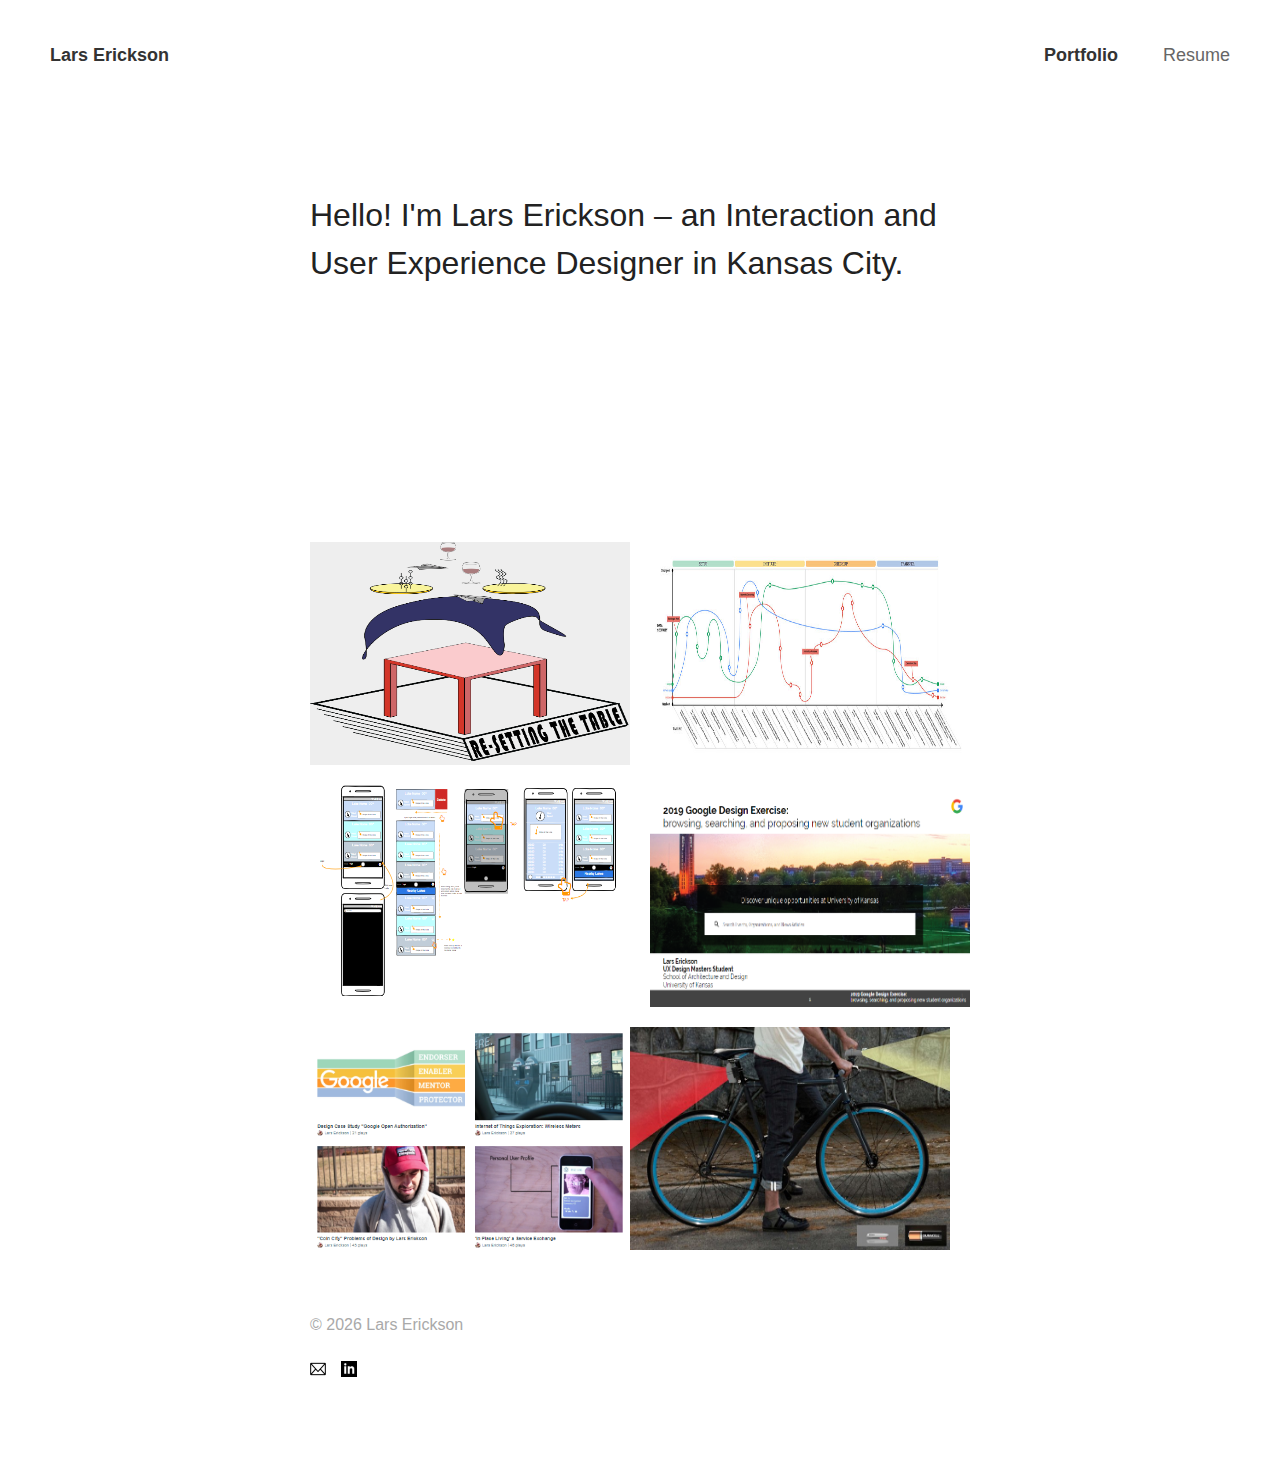
<file: index.html>
<!doctype html>
<html class="no-js" lang="en">
<head>
    <meta charset="utf-8">
    <meta http-equiv="x-ua-compatible" content="ie=edge">
    <title>Portfolio &ndash; Lars Erickson</title>
    <meta name="description" content="User Experience Designer from Lawrence, Kansas.">
    <meta name="viewport" content="width=device-width, initial-scale=1">
    <link href="CSS\font.css" rel="stylesheet" type="text/css">
    <link href="CSS\main.css" rel="stylesheet" type="text/css">
    <link href="CSS\normalize.css" rel="stylesheet" type="text/css">
    <link href="CSS\Skeleton.css" rel="stylesheet" type="text/css">
    <location.replace (www.lars.today)>
</head>

<body class="home">
    <nav class="navbar clearfix">
        <h1 class="logo"><a href="/">Lars Erickson</a></h1>
        <ul class="nav">
            <li><a href="index.html">Portfolio</a></li>
            <li><a href="about.html">Resume</a></li>
        </ul>
    </nav>
    <div class="wrapper transition-fade" id="swup">
        <div class="hero">
            <div class="container container-l">
                <div class="row">
                    <div class="twelve columns">
                        <h2>Hello! I'm Lars Erickson &ndash; an Interaction and User Experience Designer in Kansas City.</h2>
                    </div>
                </div>
            </div>
        </div>
        <div class="work-header">
            <div class="container container-l">
                <div class="row">
                        <div class="twelve columns">
                            <a class="work-panel" target="_blank" href="Thesispage.html">
                                <p><b>Resetting the Table :</b> Design thinking applied to the restaurant user experience</p>
                                <span class="view-more">View more</span>
                                <div class="ratio-box" style="padding-bottom: 69.57%">
                                <img src="images\table.png" alt="Resetting the Table">
                                </div>
                            </a>
                            <a class="work-panel" target="_blank" href="https://vimeo.com/306077056">
                                <p><b>Google O-Auth :</b> Leverage behavioral economics principles to improve user confidence</p>
                                <span class="view-more">View more</span>
                                <div class="ratio-box" style="padding-bottom: 69.57%">
                                    <img src="images\ADS750-DM-Final-Journey.jpg" alt="Google Project">
                                </div>
                            </a>
                            <a class="work-panel" target="_blank" href="Wireframes.html">
                                <p><b>Wire frames :</b> A variety of styles of wireframes.</p>
                                <span class="view-more">View more</span>
                                <div class="ratio-box" style="padding-bottom: 69.57%">
                                    <img src="images\sailing app2.png" alt="Wireframe">
                                </div>
                            </a>
                            <a class="work-panel" target="_blank" href="https://docs.google.com/presentation/d/1c9GnJ_mlhiC5dq6sqFOFs3THi6NDfz0OWNj93Xza_1M/edit?usp=sharing">
                                <p><b>2 Hour Design Sprint :</b> 2019 Google Application Challenge</p>
                                <span class="view-more">View more</span>
                                <div class="ratio-box" style="padding-bottom: 69.57%">
                                    <img src="images\Googleapplication.png" alt="Google Applciation">
                                </div>
                            </a>
                            <a class="work-panel" target="_blank" href="https://vimeo.com/154011572">
                                <p><b>Design Scenarios :</b> Sharing stories of user experiences</p>
                                <span class="view-more">View more</span>
                                <div class="ratio-box" style="padding-bottom: 69.57%">
                                    <img src="images\imageforwebsite.png" alt="Design Scenarios">
                                </div>
                            </a>
                            <a class="work-panel" target="_blank" href="https://drive.google.com/open?id=0B5XZijpLm8HRTG12SnNMUUpxX0E">
                                <p><b>2017 Portfolio :</b> Woodworking, product design, service design</p>
                                <span class="view-more">View more</span>
                                <div class="ratio-box" style="padding-bottom: 69.57%">
                                    <img src="images\Lars+Erickson+30+Pages_Page_30_Image_0001.jpg" alt="2017 Portfolio">
                                </div>
                            </a>
                    </div>
                </div>
            </div>
        </div>
        <footer class="footer">
            <div class="container container-l">
                <div class="row">
                    <div class="twelve columns">
                        <p>&copy; <script> document.write(new Date().getFullYear()); </script> Lars Erickson</p>
                        <ul class="social-icons">
                            <li><a href="mailto:lericksonm@gmail.com"><img src="images/51-512.png" alt="Email" width="16" height="16"></a></li>
                            <li><a href="https://www.linkedin.com/in/larsericksondesign/" target="_blank"><img src="images/iconmonstr-linkedin-2.png" alt="LinkedIn" width="16" height="16"></a></li>
                        </ul>
                    </div>
                </div>
            </div>
        </footer>
    </div>
</body>
</html>
</file>
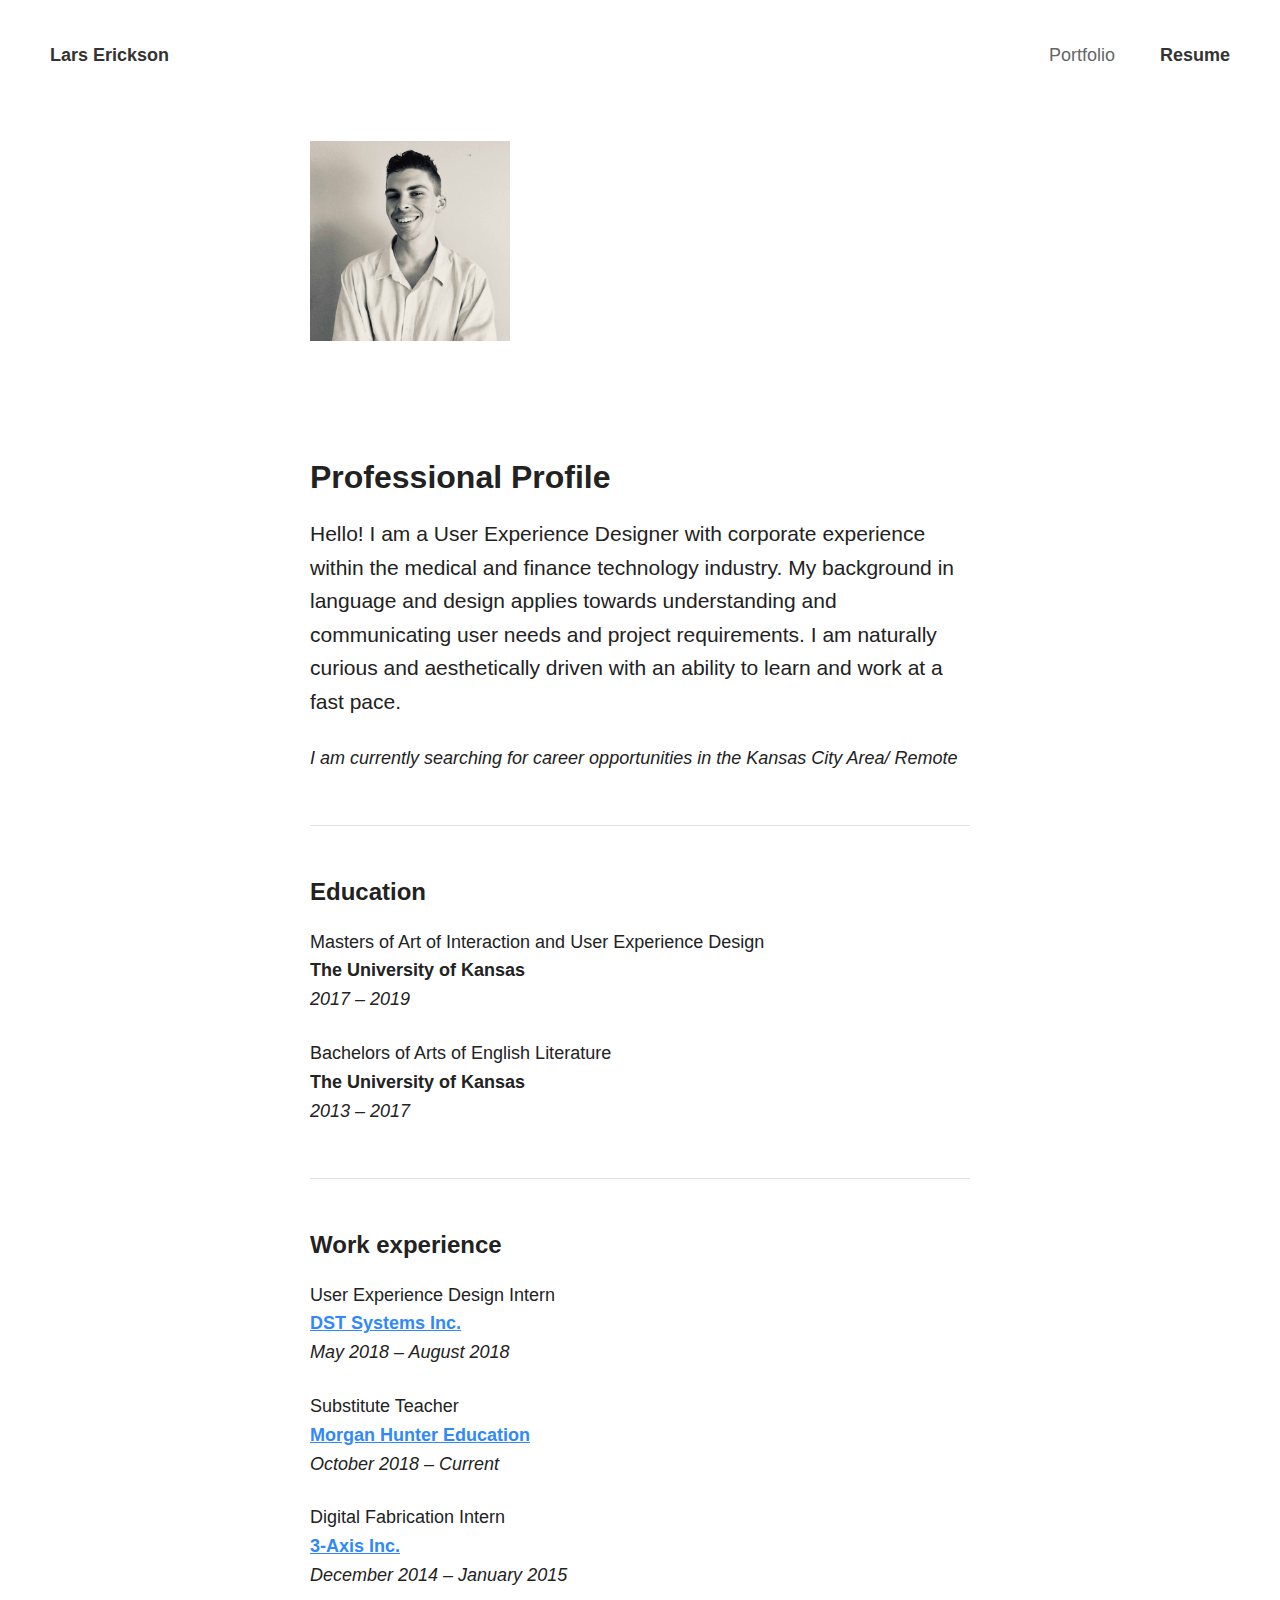
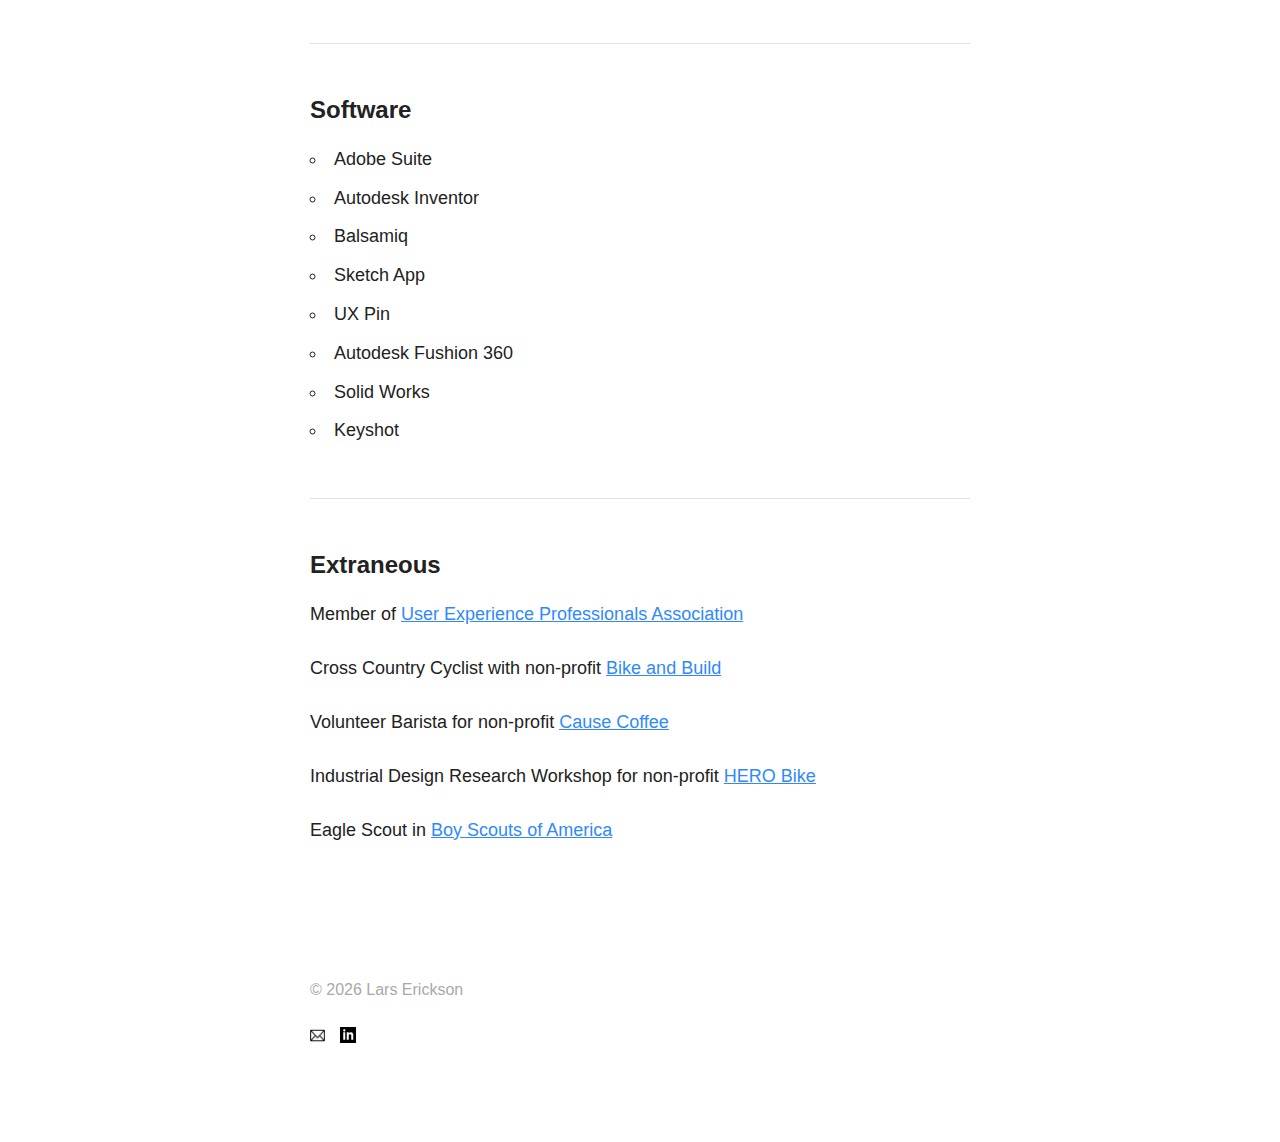
<file: about.html>
<!doctype html>
<html class="no-js" lang="en">
<head>
    <meta charset="utf-8">
    <meta http-equiv="x-ua-compatible" content="ie=edge">
    <title>Portfolio &ndash; Lars Erickson</title>
    <meta name="description" content="User Experience Designer from Lawrence, Kansas.">
    <meta name="viewport" content="width=device-width, initial-scale=1">
    <link href="CSS\font.css" rel="stylesheet" type="text/css">
    <link href="CSS\main.css" rel="stylesheet" type="text/css">
    <link href="CSS\normalize.css" rel="stylesheet" type="text/css">
    <link href="CSS\Skeleton.css" rel="stylesheet" type="text/css">
    <location.replace (www.lars.today)>
</head>

<body class="about">
    <nav class="navbar clearfix">
        <h1 class="logo"><a href="/">Lars Erickson</a></h1>
        <ul class="nav">
            <li><a href="index.html">Portfolio</a>
          <li><a href="about.html">Resume</a></li>
        </ul>
    </nav>
    <div class="wrapper transition-fade" id="swup">
        <main class="about-content">
            <div class="container">
                <div class="row">
                    <div class="twelve columns">
                        <div class="image" style="padding-bottom: 10.00%" >
                            <img class="lazyload" data-src="images/about-2.jpg" src="images/IMG_9179 (1).JPG" width="200" height="200" alt="Image of man smiling">
                        </div>
                        <h2>Professional Profile</h2>
                        <p class="lead">Hello! I am a User Experience Designer with corporate experience within the medical and finance technology industry. My background in language and design applies towards understanding and communicating user needs and project requirements. I am naturally curious and aesthetically driven with an ability to learn and work at a fast pace.</p>
                        <p><i>I am currently searching for career opportunities in the Kansas City Area/ Remote</i></p>  
                        <hr> 
                        <h3>Education</h3>
                        <p>
                            Masters of Art of Interaction and User Experience Design<br>
                            <b>The University of Kansas</b><br>
                            <i>2017 &ndash; 2019</i>
                        </p>
                        <p>
                            Bachelors of Arts of English Literature<br>
                            <b>The University of Kansas</b><br>
                            <i>2013 &ndash; 2017</i><br>
                        </p>
                        <hr>
                        <h3>Work experience</h3>
                        <p>
                            User Experience Design Intern<br>
                            <b><a href="https://www.ssctech.com/"> DST Systems Inc.</a></b><br>
                            <i>May 2018 &ndash; August 2018</i><br>
                        </p>
                        <p>
                            Substitute Teacher<br>
                            <b><a href="http://www.mhedteach.com/"> Morgan Hunter Education</a></b><br>
                            <i>October 2018 &ndash; Current</i><br>
                        </p>
                        <p>
                            Digital Fabrication Intern<br>
                            <b><a href="https://www.3axisinc.com/"> 3-Axis Inc.</a></b><br>
                            <i>December 2014 &ndash; January 2015</i><br>
                        </p>
                        <hr>
                        <h3>Software</h3>
                        <ul>
                            <li>Adobe Suite</li> 
                            <li>Autodesk Inventor</li>
                            <li>Balsamiq</li>
                            <li>Sketch App</li>
                            <li>UX Pin</li>
                            <li>Autodesk Fushion 360</li>
                            <li>Solid Works</li>
                            <li>Keyshot</li>
                        </ul>
                        <hr>
                        <h3>Extraneous</h3>
                        <p>Member of <a href="http://www.uxpakc.org/" target="_blank">User Experience Professionals Association</a></p>
                        <p>Cross Country Cyclist with non-profit <a href="https://bikeandbuild.org/" target="_blank">Bike and Build</a></p>
                        <p>Volunteer Barista for non-profit <a href="https://www.causecoffeekc.com/" target="_blank">Cause Coffee</a></p>
                        <p>Industrial Design Research Workshop for non-profit <a href="https://alabamanewscenter.com/2017/01/02/there-are-heroes-but-in-greensboro-this-alabama-maker-is-a-hero/" target="_blank">HERO Bike</a></p>
                        <p>Eagle Scout in <a href="https://www.scouting.org/" target="_blank">Boy Scouts of America</a></p>
                        </div>
                </div>
            </div>
        </main>

         <footer class="footer">
            <div class="container container-l">
                <div class="row">
                    <div class="twelve columns">
                        <p>&copy; <script> document.write(new Date().getFullYear()); </script> Lars Erickson</p>
                        <ul class="social-icons">
                            <li><a href="mailto:lericksonm@gmail.com"><img src="images/51-512.png" alt="Email" width="15" height="15"></a></li>
                            <li><a href="https://www.linkedin.com/in/larsericksondesign/" target="_blank"><img src="images/iconmonstr-linkedin-2.png" alt="LinkedIn" width="16" height="16"></a></li>
                        </ul>
                    </div>
                </div>
            </div>
        </footer>
    </div>
</body>
</html>
</file>
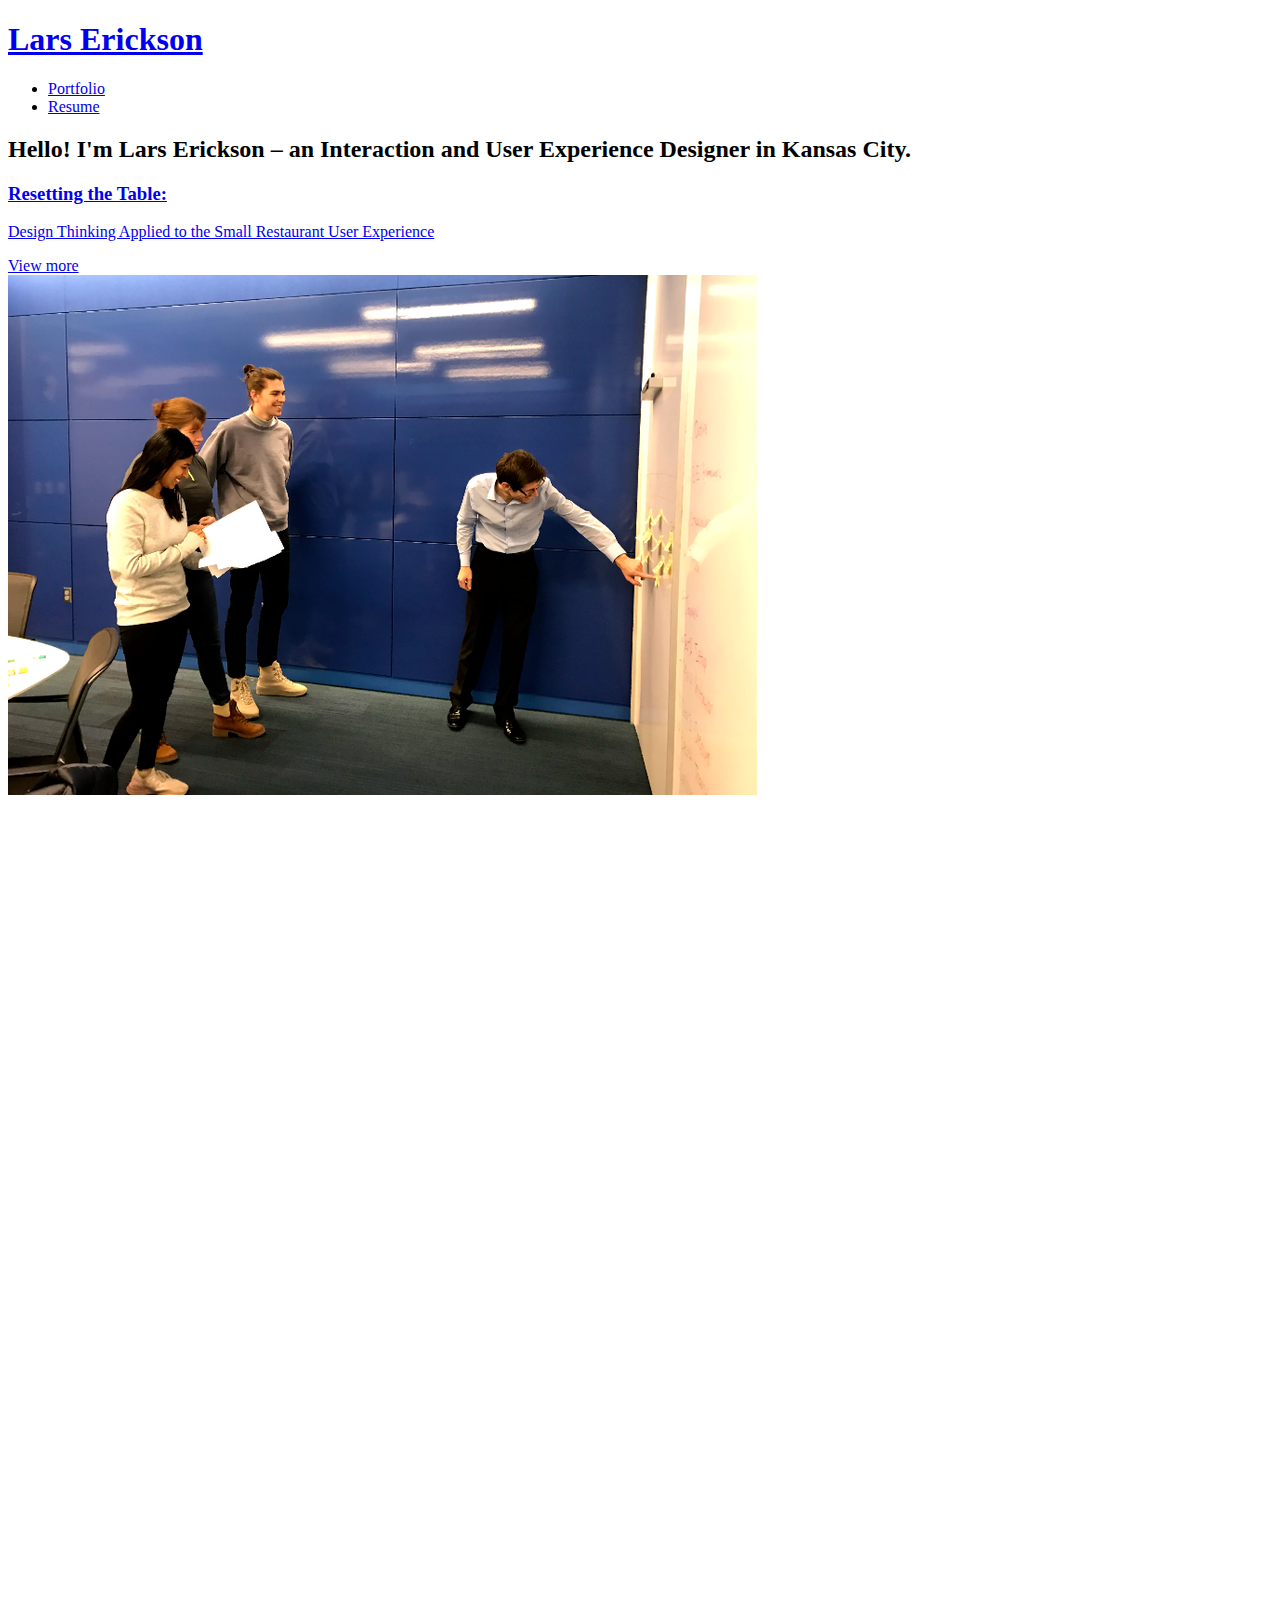
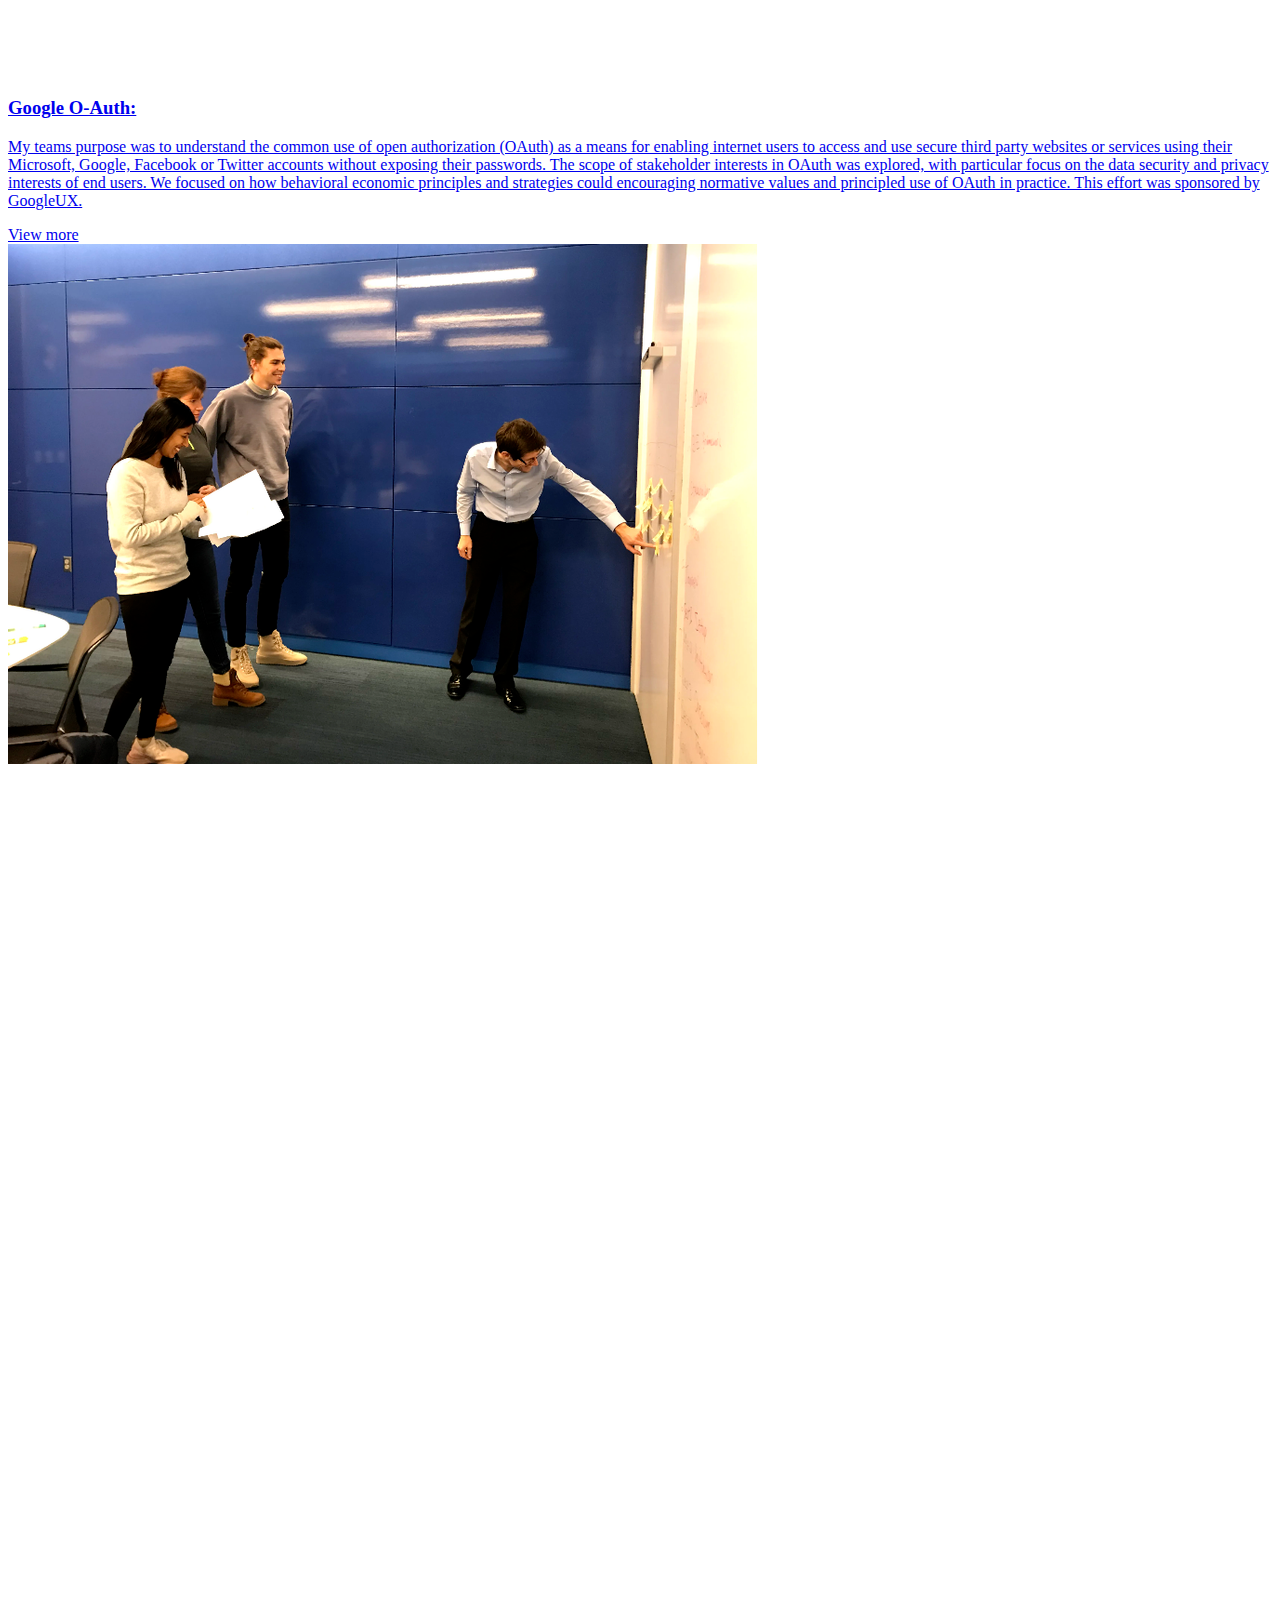
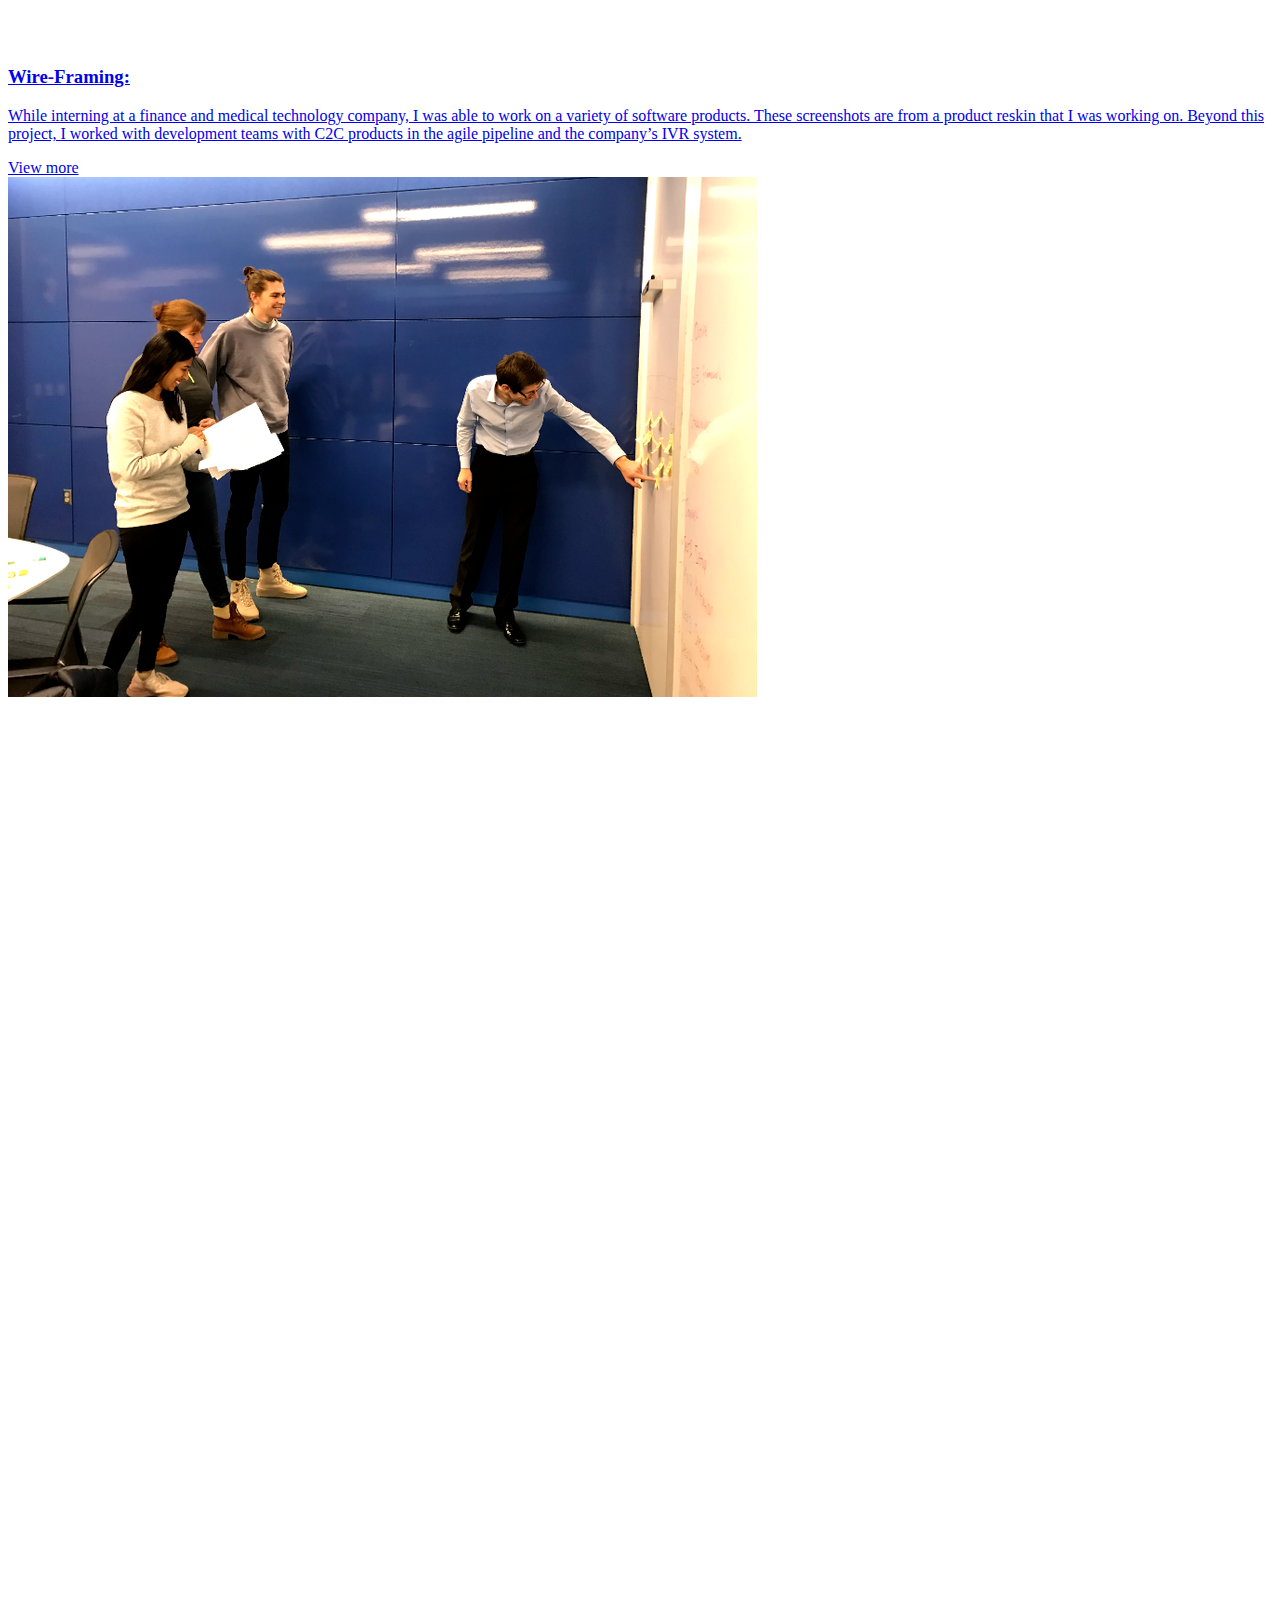
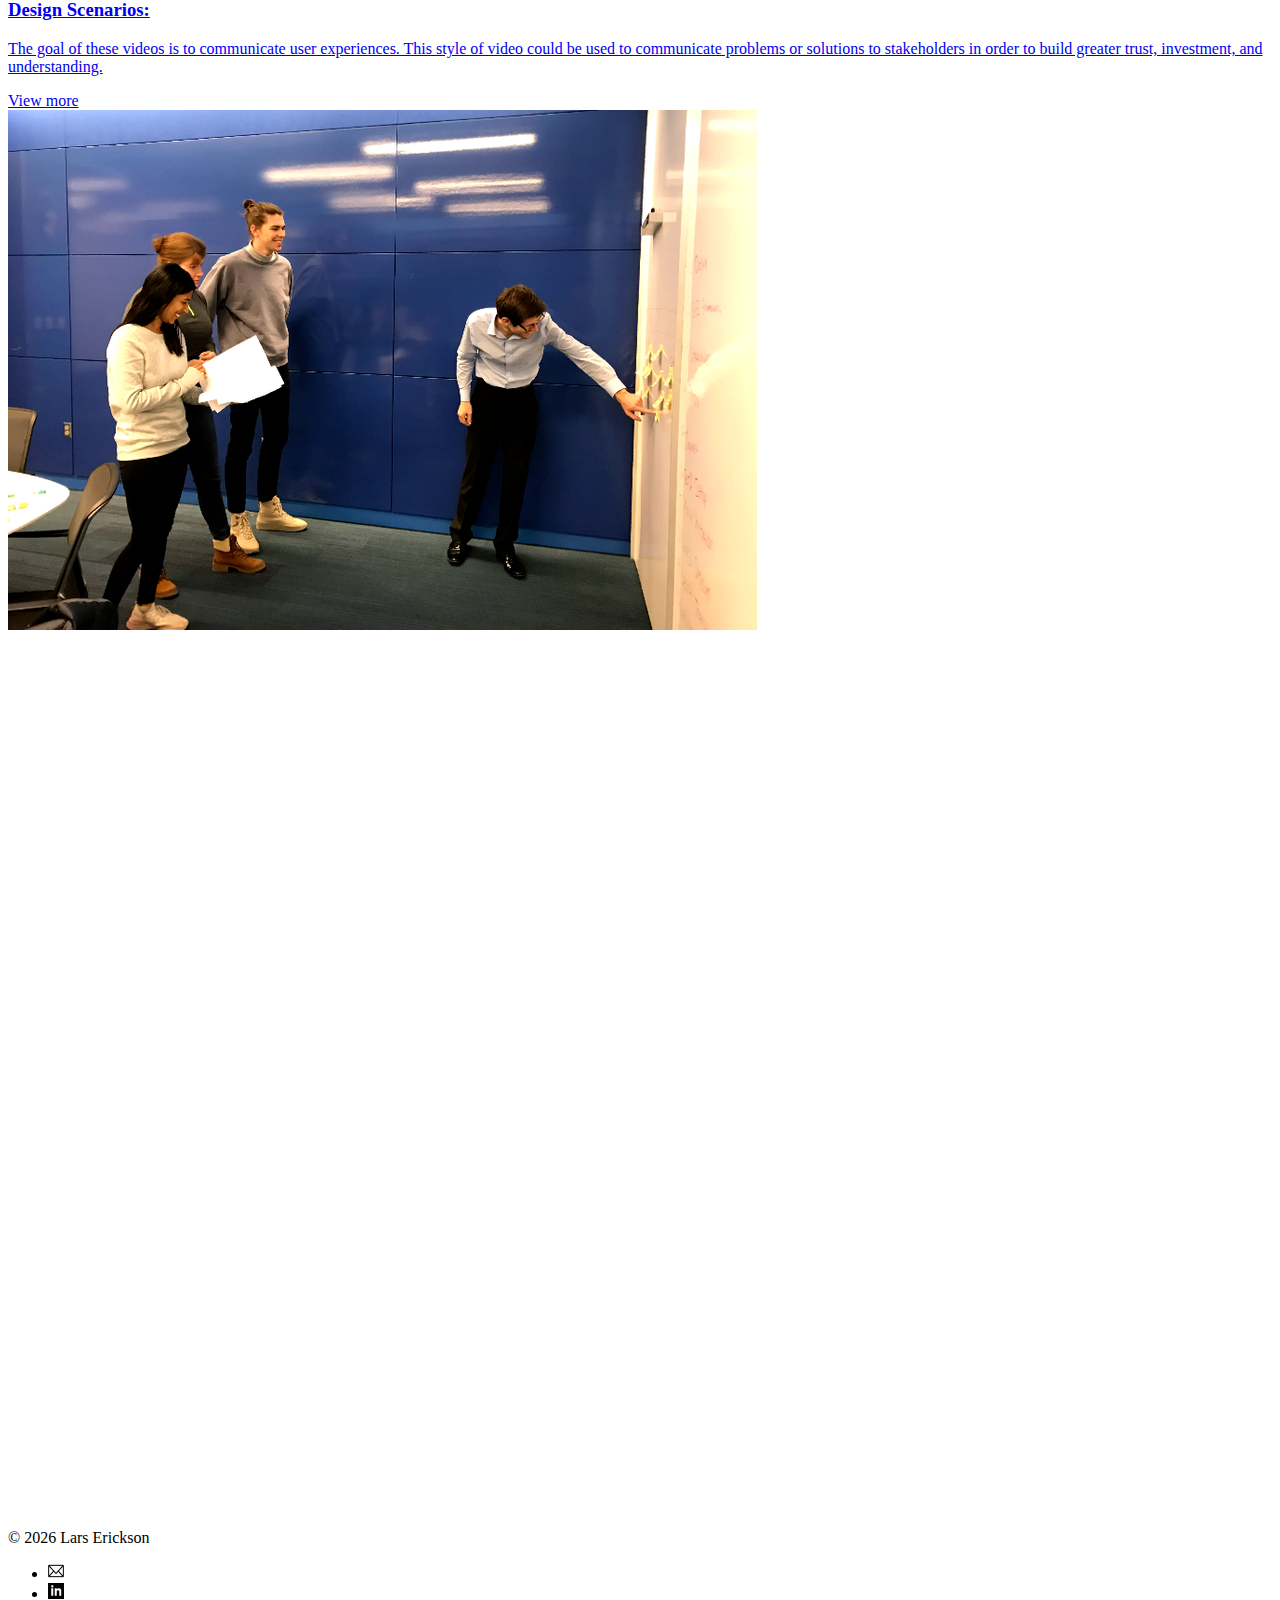
<file: body.html>
<!doctype html>
<html class="no-js" lang="en">
<head>
    <meta charset="utf-8">
    <meta http-equiv="x-ua-compatible" content="ie=edge">
    <title>Portfolio &ndash; Lars Erickson</title>
    <meta name="description" content="User Experience Designer from Lawrence, Kansas.">
    <meta name="viewport" content="width=device-width, initial-scale=1">
    <link href="https://drive.google.com/open?id=137EGSjgFcdKv0rWCxrQyyrfUq7vAVbET" rel="stylesheet" type="text/css">
    <link href="https://drive.google.com/open?id=1ATi-znRAUMn4kfWknUFiPSQCVTkAyC-k" rel="stylesheet" type="text/css">
    <link href="https://drive.google.com/open?id=1b0o0jRqJj37A5N0utpeeBbMp23S7GrNT" rel="stylesheet" type="text/css">
    <link href="https://drive.google.com/open?id=15f-Wm4czb7pE3w42NLMpW2heunjeRKxi" rel="stylesheet" type="text/css">
</head>

<body class="home">
    <nav class="navbar clearfix">
        <h1 class="logo"><a href="/">Lars Erickson</a></h1>
        <ul class="nav">
            <li><a href="file:///C|/Users/Lars/Desktop/website/body.html">Portfolio</a></li>
            <li><a href="file:///C|/Users/Lars/Desktop/website/about.html">Resume</a></li>
        </ul>
        <a class="nav-toggle" href="javascript:void(0)"><span class="nav-icon"></span></a>
    </nav>
    <div class="wrapper transition-fade" id="swup">
        <div class="hero">
            <div class="container container-l">
                <div class="row">
                    <div class="twelve columns">
                        <h2>Hello! I'm Lars Erickson &ndash; an Interaction and User Experience Designer in Kansas City.</h2>
                    </div>
                </div>
            </div>
        </div>
        <div class="work">
            <div class="container container-l">
                <div class="row">
                    <div class="twelve columns">
                        <a class="work-panel work-panel-l" href="/thesis.html">
                            <h3>Resetting the Table: </h3>
                            <p>Design Thinking Applied to the Small Restaurant User Experience </p>
                            <span class="view-more">View more</span>
                            <div class="ratio-box" style="padding-bottom: 69.57%">
                                <img data-src="images/hsl_thumb.jpg" src="images/1.png" alt="HSL">
                            </div>
                        </a>
                        <a class="work-panel work-panel-2" href="/thesis.html">
                            <h3>Google O-Auth: </h3>
                            <p>My teams purpose was to understand the common use of open authorization (OAuth) as a means for enabling internet users to access and use secure third party websites or services using their Microsoft, Google, Facebook or Twitter accounts without exposing their passwords. The scope of stakeholder interests in OAuth was explored, with particular focus on the data security and privacy interests of end users. We focused on how behavioral economic principles and strategies could encouraging normative values and principled use of OAuth in practice. This effort was sponsored by GoogleUX. </p>
                            <span class="view-more">View more</span>
                            <div class="ratio-box" style="padding-bottom: 69.57%">
                                <img data-src="images/hsl_thumb.jpg" src="images/1.png" alt="HSL">
                            </div>
                        </a>
                        <a class="work-panel work-panel-3" href="/thesis.html">
                            <h3>Wire-Framing: </h3>
                            <p>While interning at a finance and medical technology company, I was able to work on a variety of software products. These screenshots are from a product reskin that I was working on. Beyond this project, I worked with development teams with C2C products in the agile pipeline and the company’s IVR system. </p>
                            <span class="view-more">View more</span>
                            <div class="ratio-box" style="padding-bottom: 69.57%">
                                <img data-src="images/hsl_thumb.jpg" src="images/1.png" alt="HSL">
                            </div>
                        </a>
                        <a class="work-panel work-panel-4" href="/thesis.html">
                            <h3>Design Scenarios: </h3>
                            <p>The goal of these videos is to communicate user experiences. This style of video could be used to communicate problems or solutions to stakeholders in order to build greater trust, investment, and understanding. </p>
                            <span class="view-more">View more</span>
                            <div class="ratio-box" style="padding-bottom: 69.57%">
                                <img data-src="images/hsl_thumb.jpg" src="images/1.png" alt="HSL">
                            </div>
                        </a>
                    </div>
                </div>
            </div>
        </div>
        <footer class="footer">
            <div class="container container-l">
                <div class="row">
                    <div class="twelve columns">
                    <p>&copy; <script> document.write(new Date().getFullYear()); </script> Lars Erickson</p>
                        <ul class="social-icons">
                            <li><a href="mailto:lericksonm@gmail.com"><img src="images/51-512.png" alt="Email" width="16" height="16"></a></li>
                            <li><a href="images/iconmonstr-linkedin-2.png" target="_blank"><img src="images/iconmonstr-linkedin-2.png" alt="LinkedIn" width="16" height="16"></a></li>
                        </ul>
                    </p>
                    </div>
                </div>
            </div>
        </footer>
    </div>
</body>
</html>
</file>
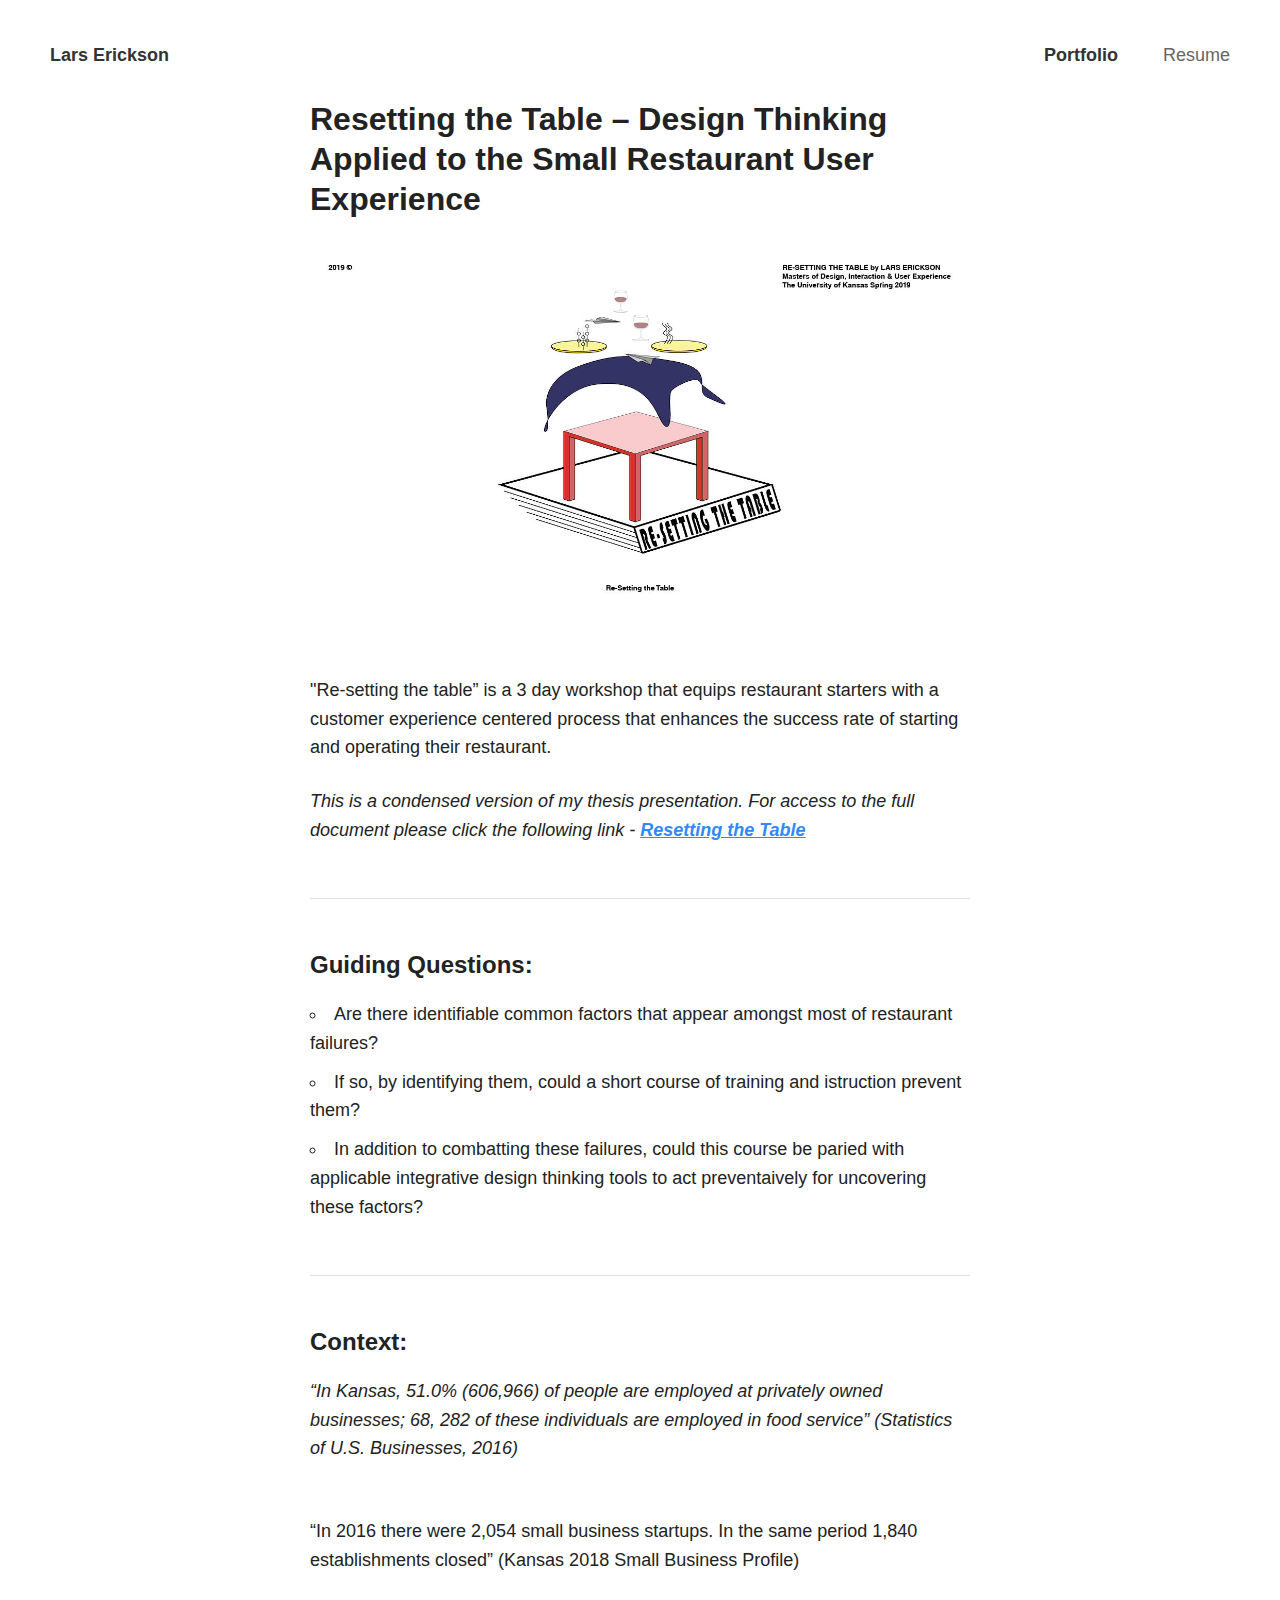
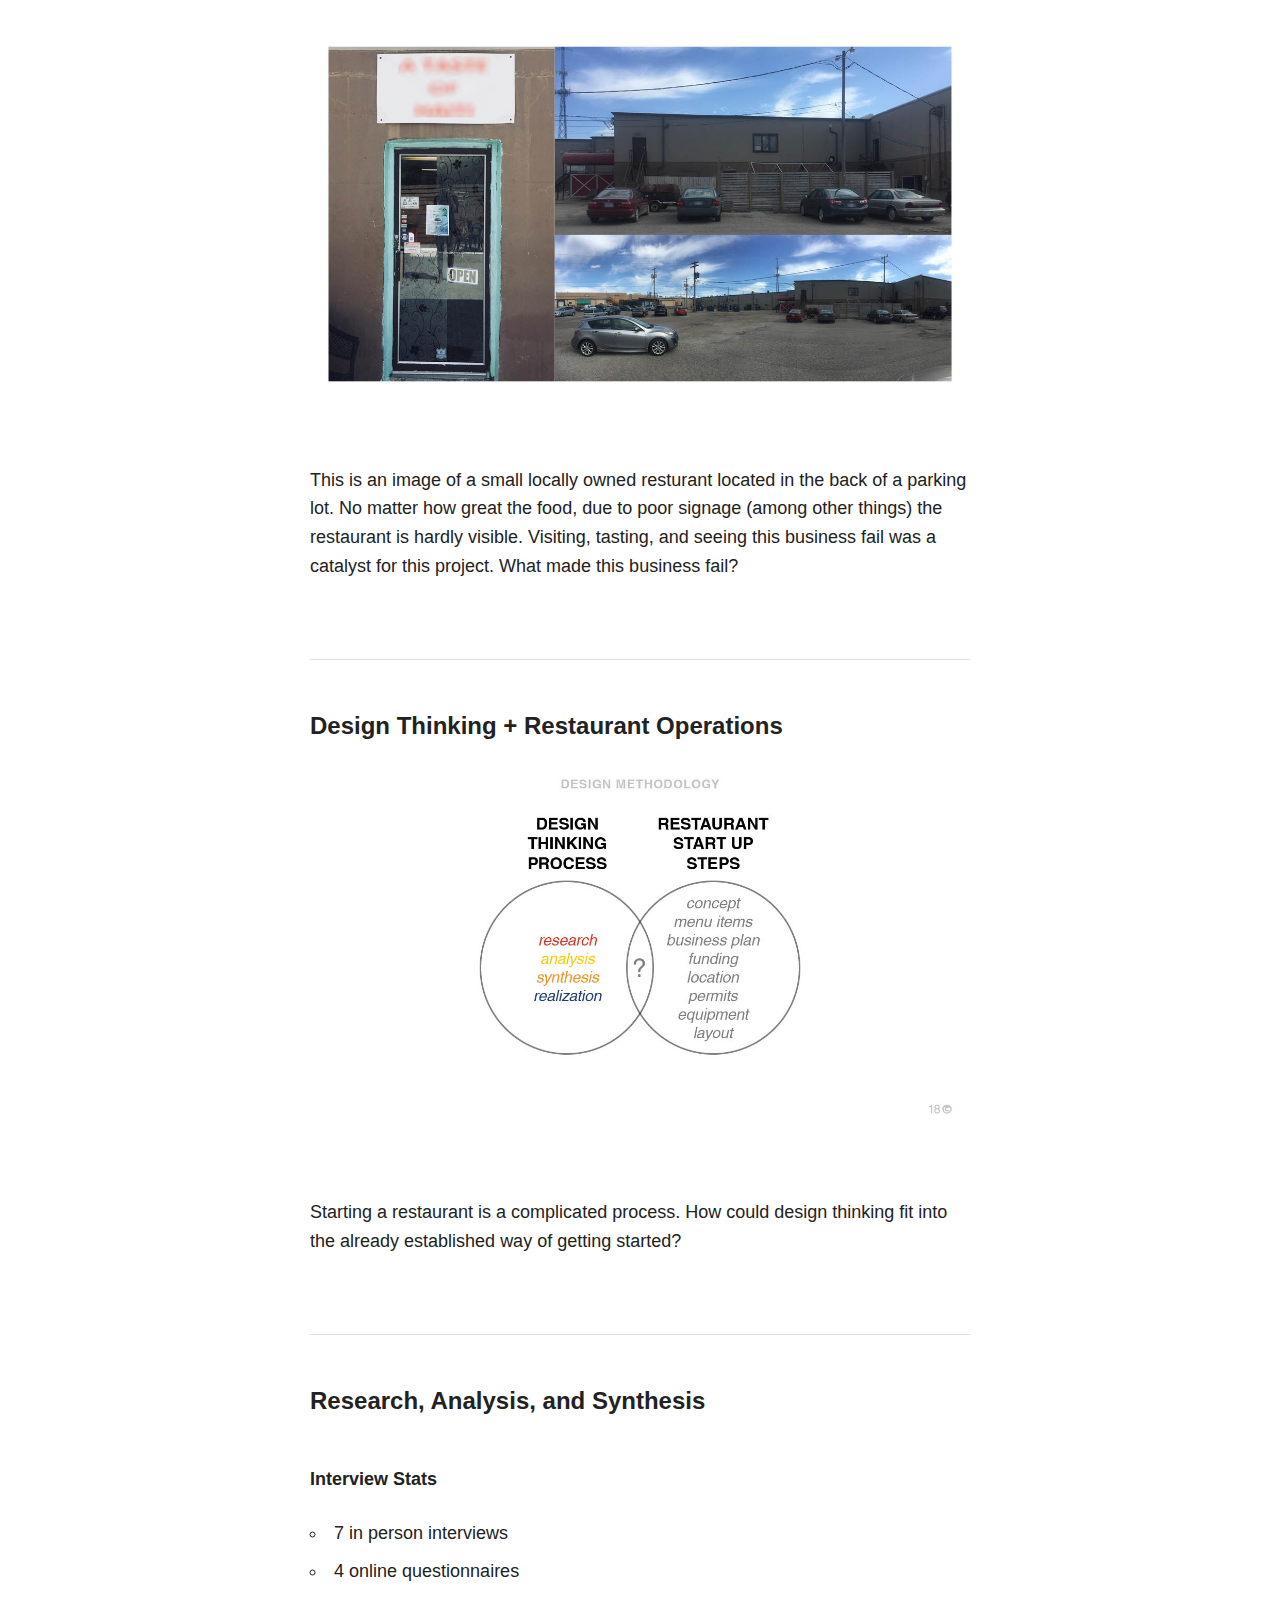
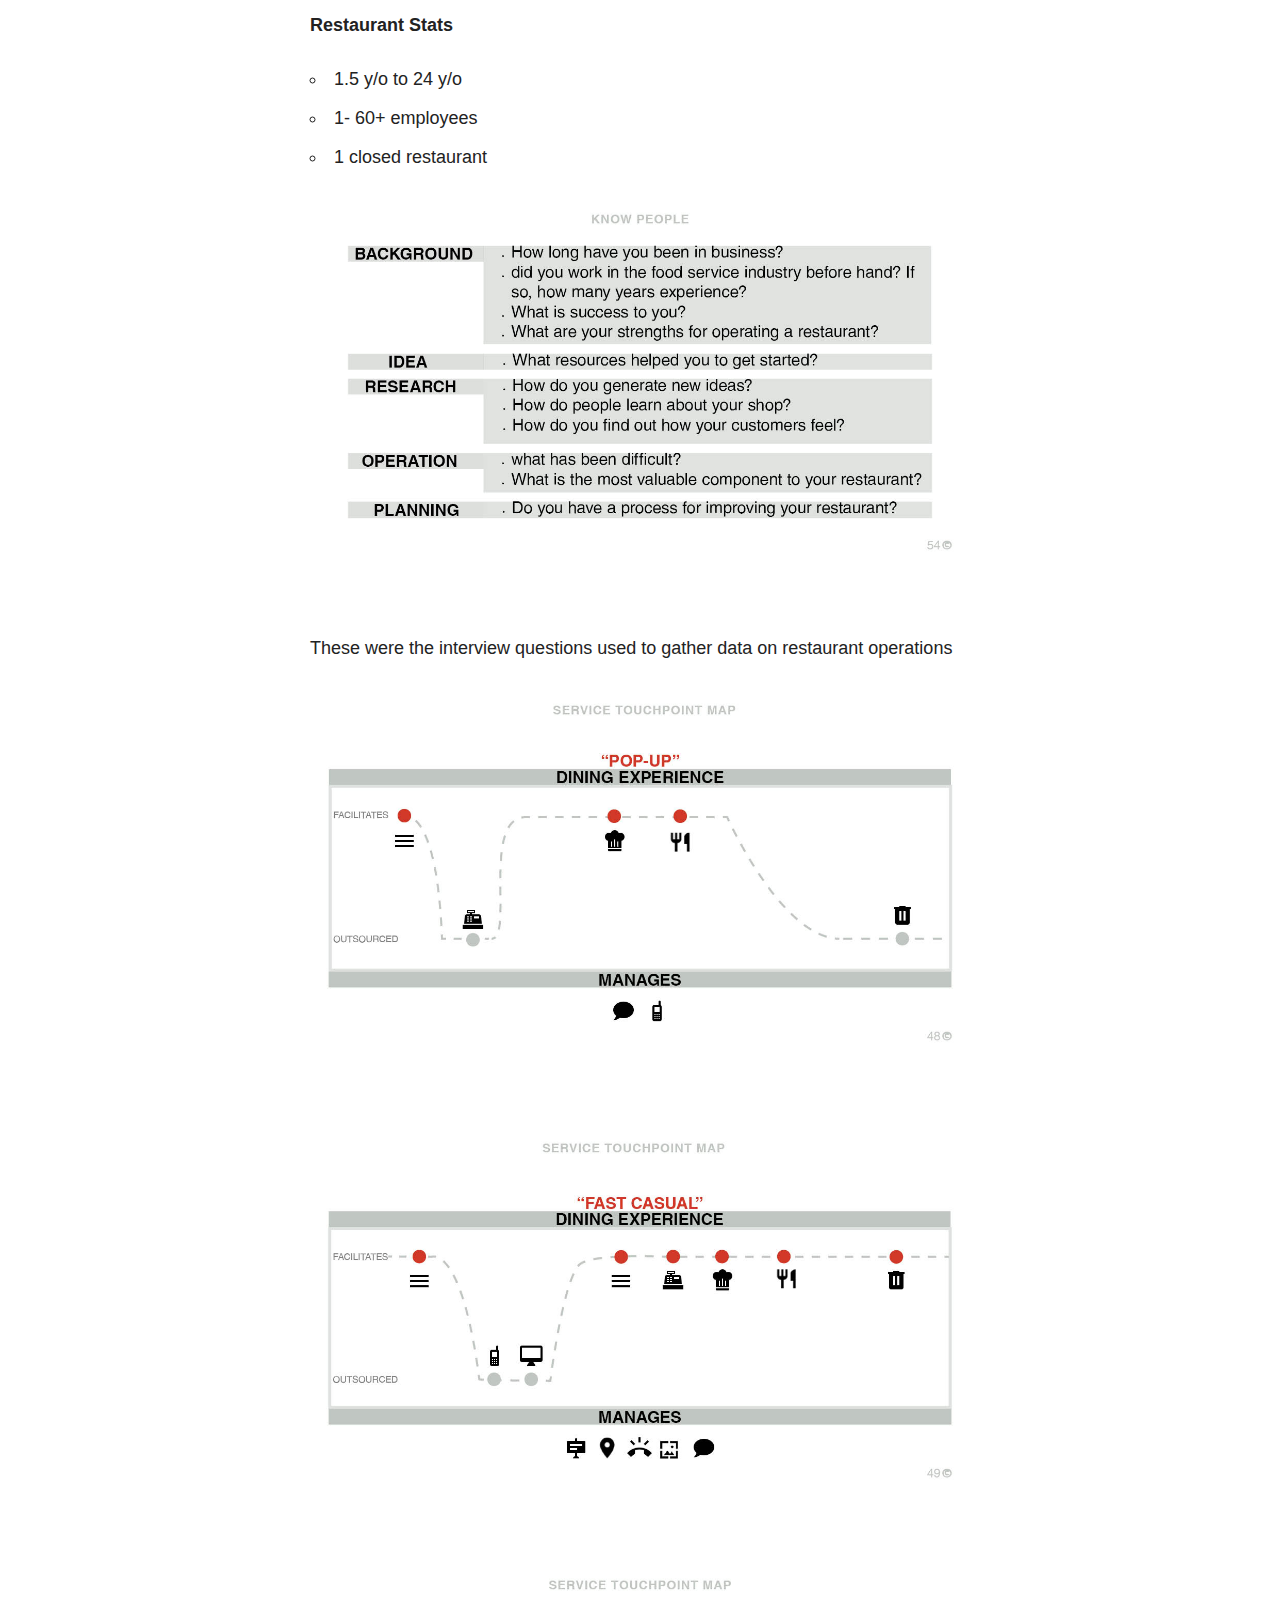
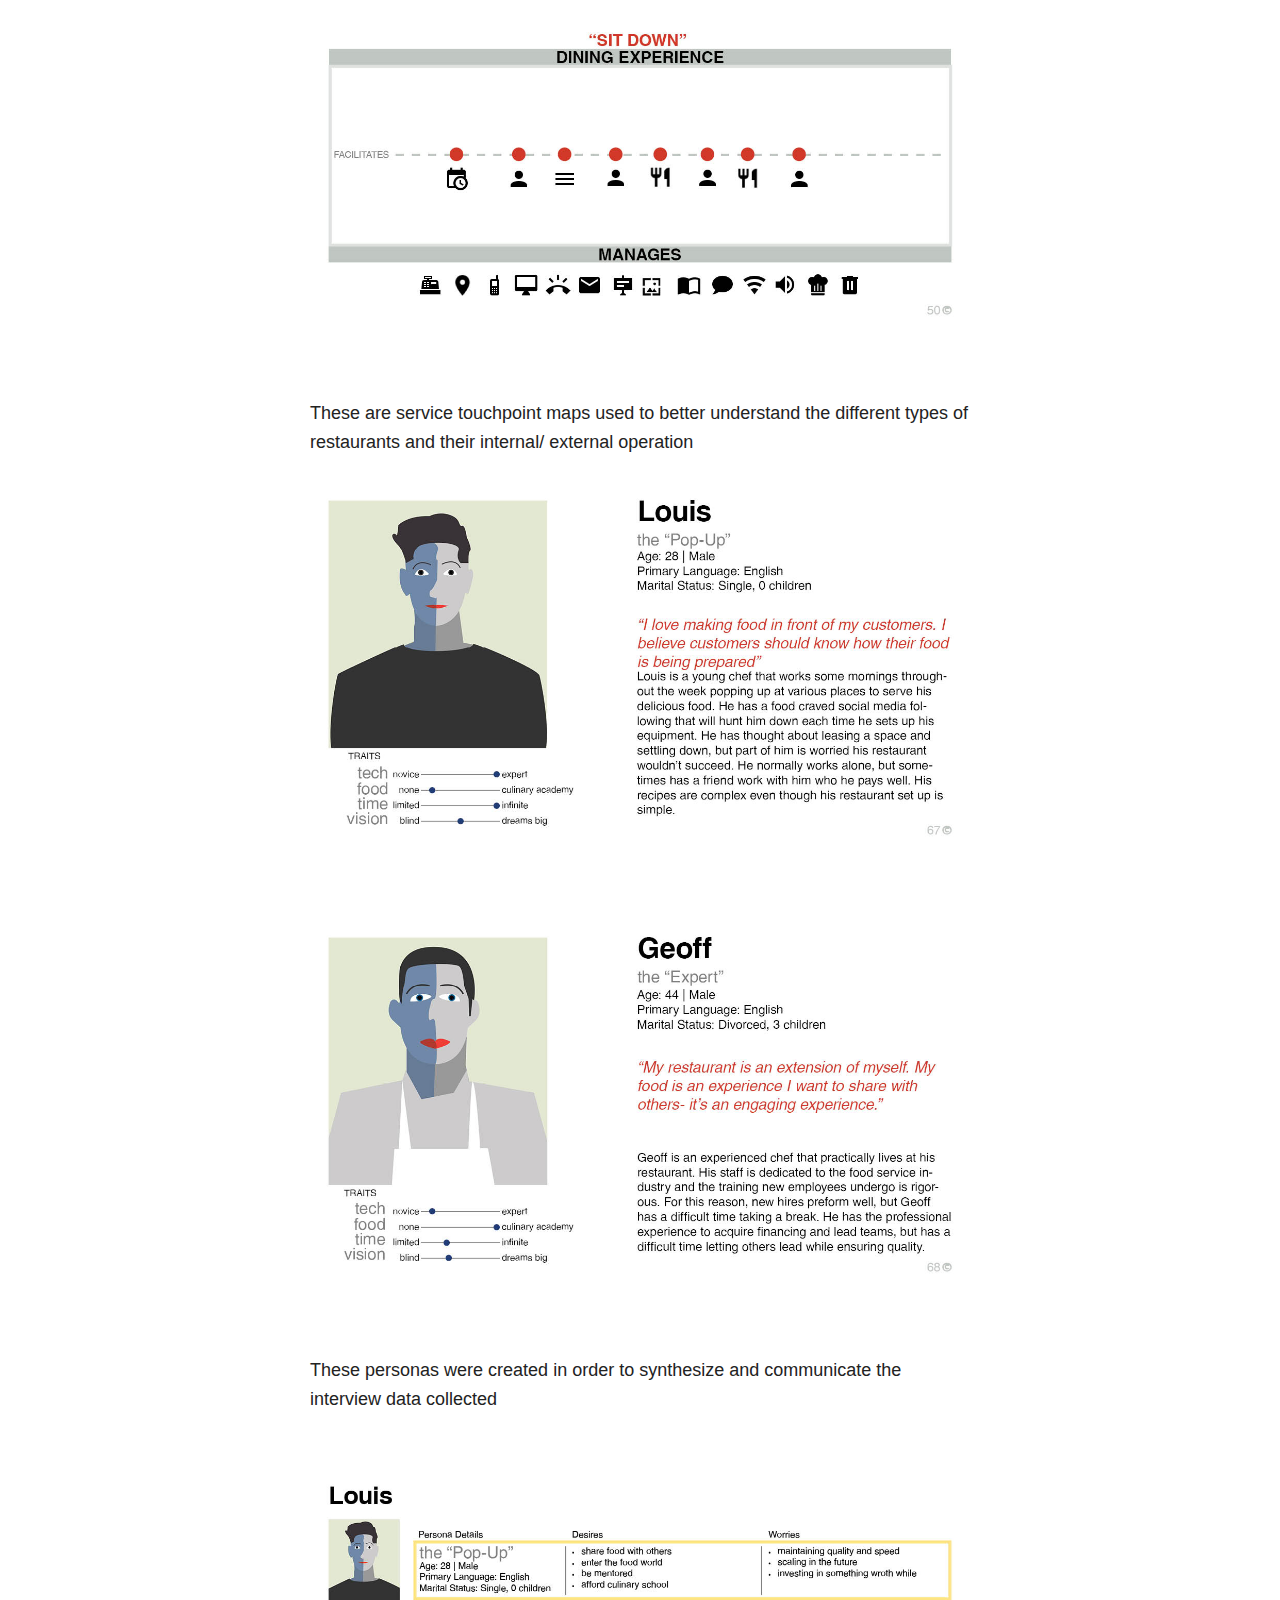
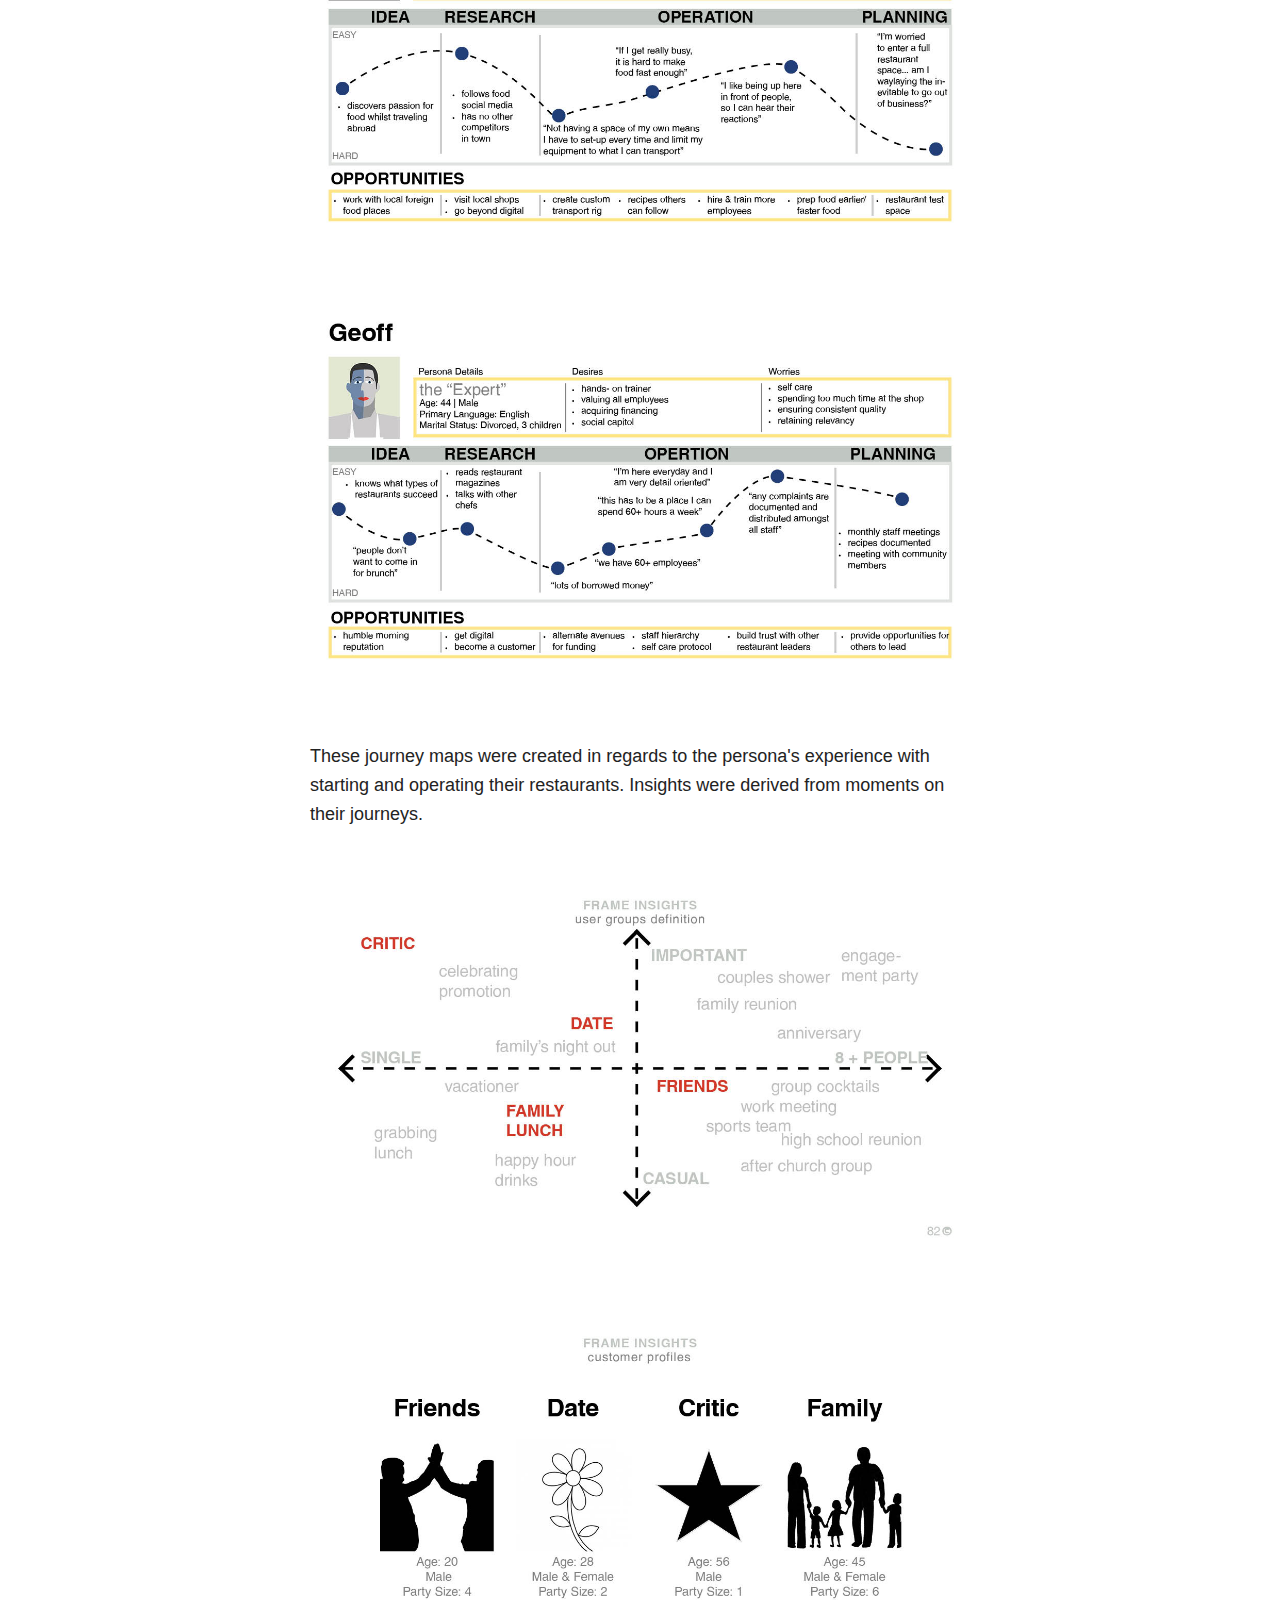
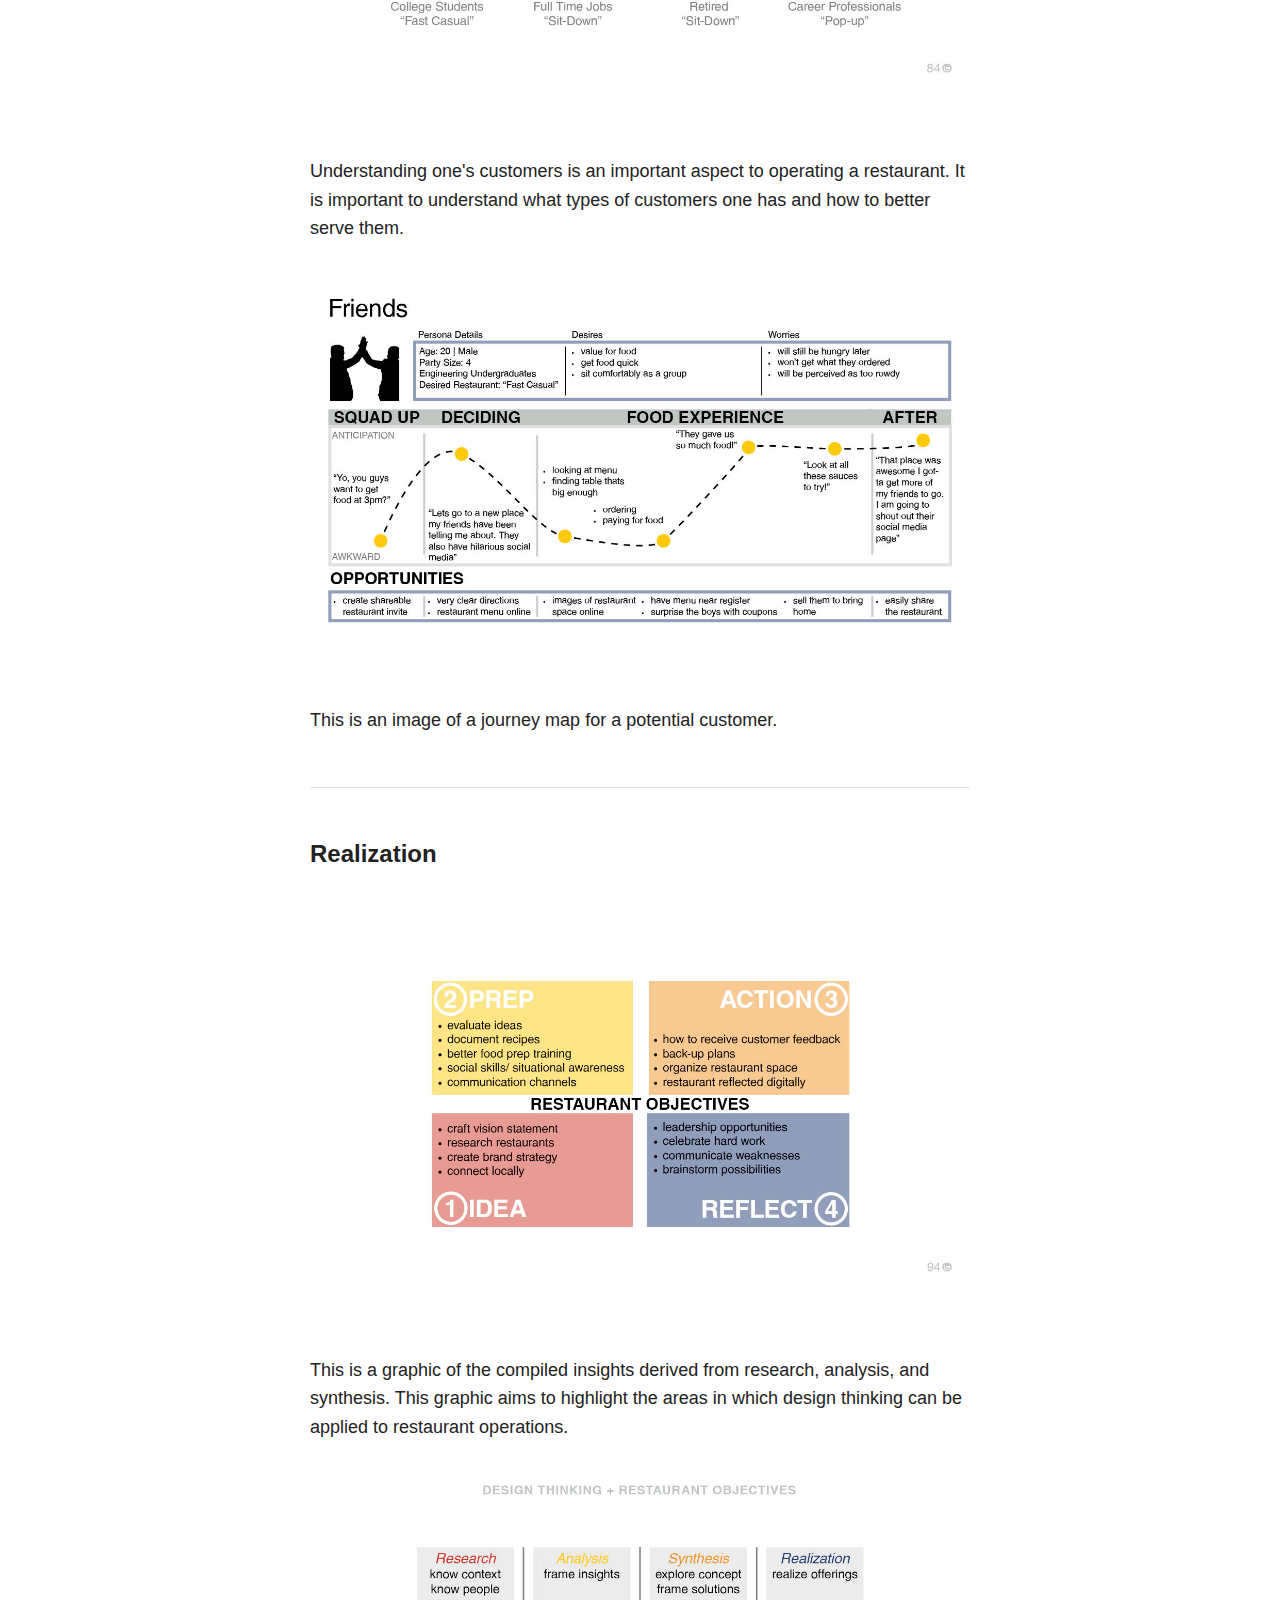
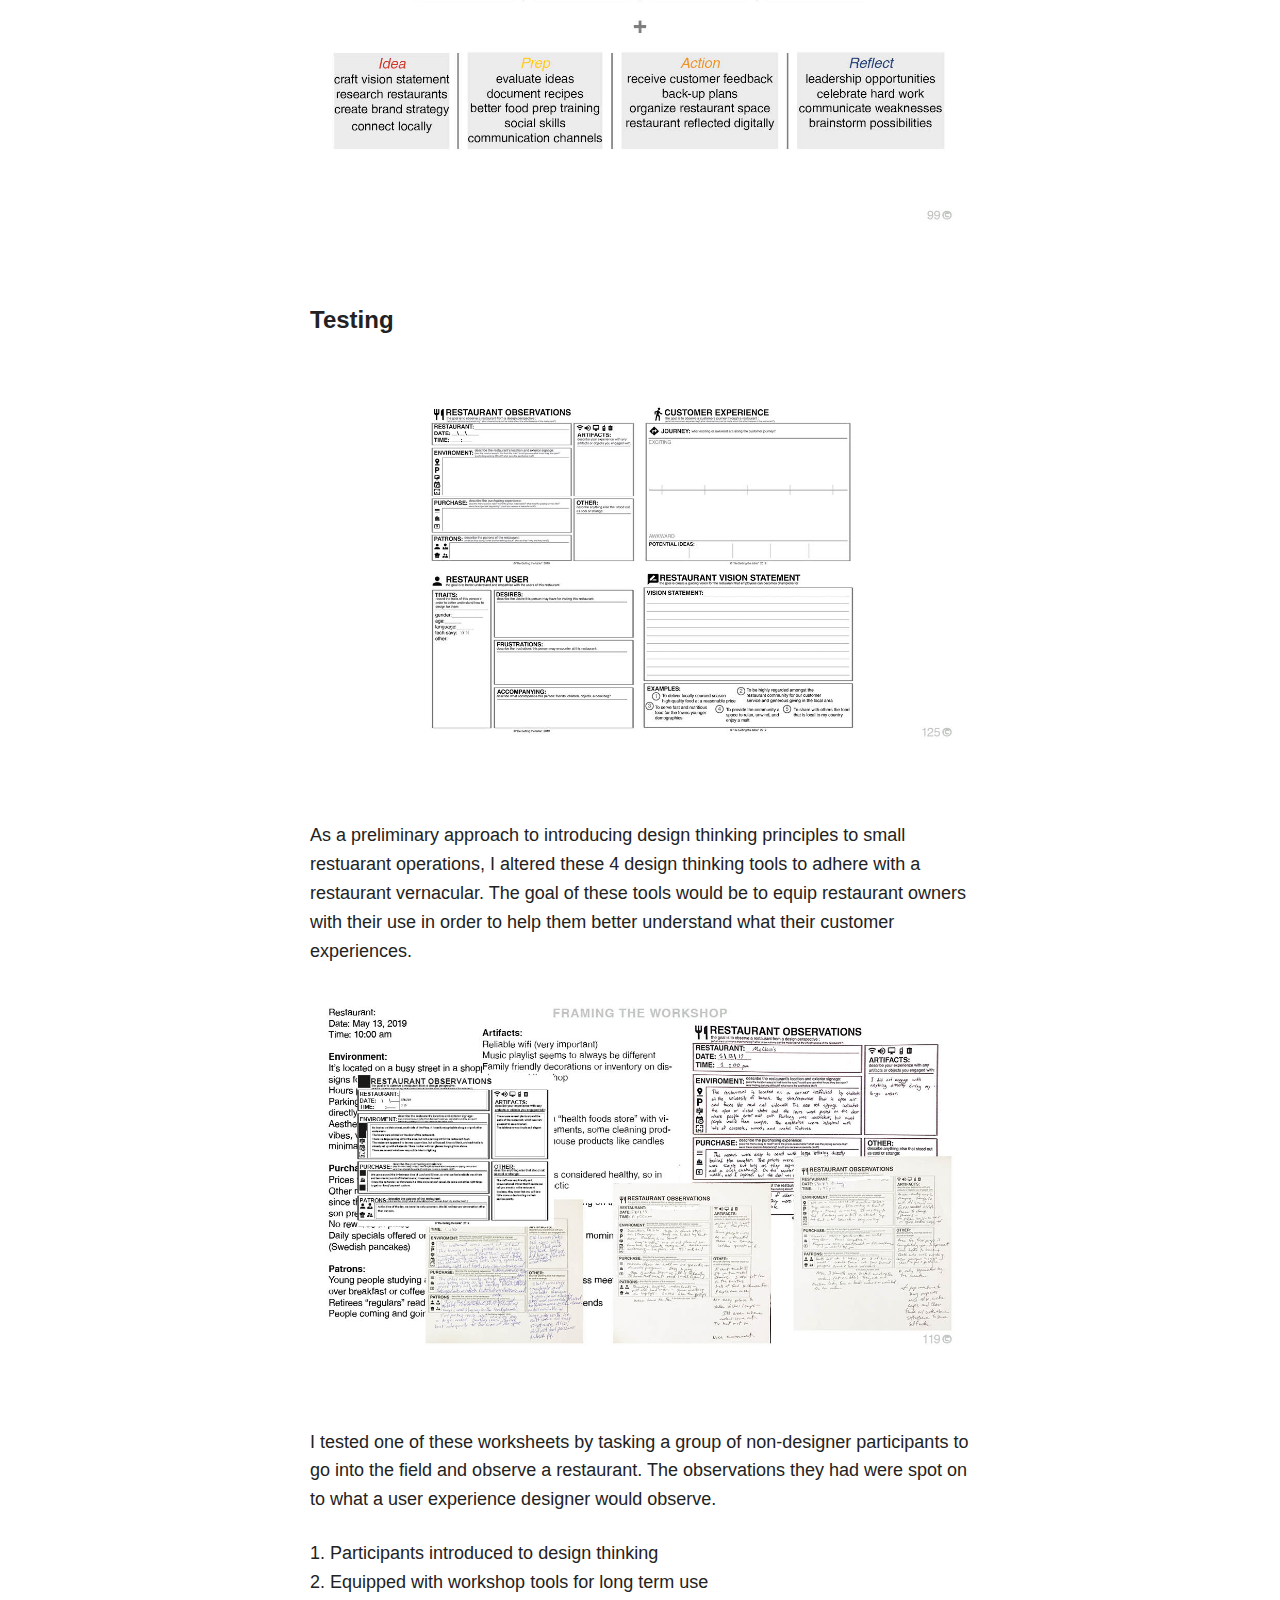
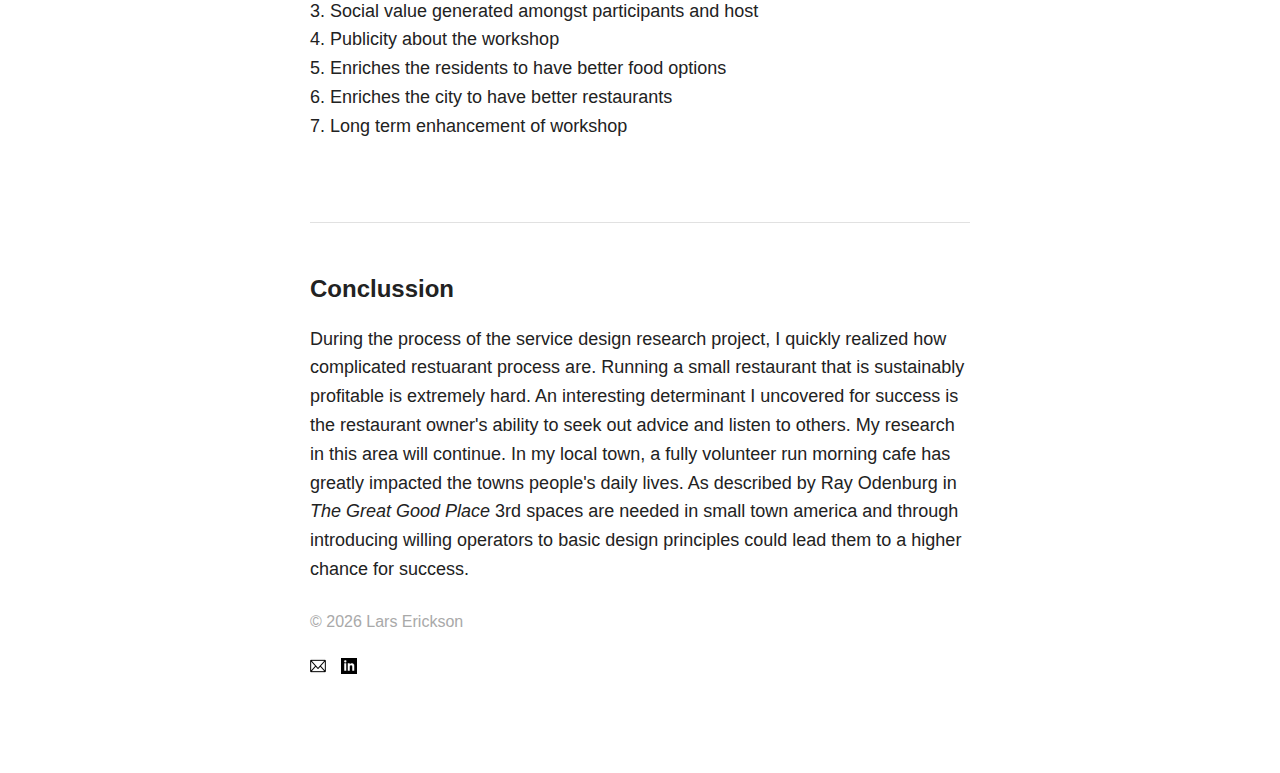
<file: Thesispage.html>
<!doctype html>
<html class="no-js" lang="en">
<head>
    <meta charset="utf-8">
    <meta http-equiv="x-ua-compatible" content="ie=edge">
    <title>Portfolio &ndash; Lars Erickson</title>
    <meta name="description" content="User Experience Designer from Lawrence, Kansas.">
    <meta name="viewport" content="width=device-width, initial-scale=1">
    <link href="CSS\font.css" rel="stylesheet" type="text/css">
    <link href="CSS\main.css" rel="stylesheet" type="text/css">
    <link href="CSS\normalize.css" rel="stylesheet" type="text/css">
    <link href="CSS\Skeleton.css" rel="stylesheet" type="text/css">
    <location.replace (www.lars.today)>
</head>
<body class="home">
        <nav class="navbar clearfix">
            <h1 class="logo"><a href="/">Lars Erickson</a></h1>
            <ul class="nav">
                <li><a href="index.html">Portfolio</a></li>
                <li><a href="about.html">Resume</a></li>
            </ul>
        </nav>
        <div class="container">
                <div class="row">
                    <div class="twelve columns">
                        <div>
                        <br>
                        <br>
                        <h2><b>Resetting the Table</b> &ndash; Design Thinking Applied to the Small Restaurant User Experience</h2>
                        </div>
                            <div class="Portfolio img"
                                style="padding-bottom: 10%">
                                                    <img src="images\1.jpg" alt="Resetting the Table Hero Image">
                        </div>
                        <div>
                            <p>"Re-setting the table” is a 3 day workshop
                                    that equips restaurant starters with a
                                    customer experience centered process that 
                                    enhances the success rate of starting and 
                                    operating their restaurant. 
                            </p>
                            <p><i>This is a condensed version of my thesis presentation. For access to the full document please click the following link &dash; <b><a href="https://drive.google.com/open?id=1QneoXGnvJX_q-8IbyuC0eLOFxdk5lBKX"> Resetting the Table</a></b><br></i></p>
                            <hr>
                            <h3>Guiding Questions: </h3>
                            <ul>
                                <li>Are there identifiable common factors that appear amongst most of restaurant failures?</li>
                                <li>If so, by identifying them, could a short course of training and istruction prevent them?</li>
                                <li>In addition to combatting these failures, could this course be paried with applicable integrative design thinking tools to act preventaively for uncovering these factors?</li>
                            </ul>
                            <hr>
                            <h3>Context: </h3>
                            <p><i>“In Kansas, 51.0% (606,966) of people are employed at privately owned businesses; 68, 282 of these 
                                    individuals are employed in food service” (Statistics of U.S. Businesses, 2016)
                                </i></p><br>
                                <p><i></i>“In 2016 there were 2,054 small business startups. In the same period 1,840 establishments closed” (Kansas 2018 Small Business Profile)</i></p><br>
                        </div>
                        <div class="Portfolio img"
                                style="padding-bottom: 10%">
                                                    <img src="images\2.jpg" alt="An out of business restaurant">
                        </div>
                        <div class="twelve columns">
                            <p>This is an image of a small locally owned resturant located in the back of a parking lot. No matter how great the food, due to poor signage (among other things) the restaurant is hardly visible. Visiting, tasting, and seeing this business fail was a catalyst for this project. What made this business fail?</p>
                        </div>
                        
                        <hr
                        <div class="twelve columns">
                        </div>
                        <h3>Design Thinking + Restaurant Operations</h3>
                        <div class="Portfolio img"
                                style="padding-bottom: 10%">
                                                    <img src="images\18.jpg" alt="Design thinking + business objectives">
                        </div>
                        <p> Starting a restaurant is a complicated process. How could design thinking fit into the already established way of getting started?</p>
                        <div class="twelve columns">
                        <hr>
                        <h3>Research, Analysis, and Synthesis</h3>
                        <br>
                        <p><b>Interview Stats</b></p>
                            <ul>
                                <li>7 in person interviews</li> 
                                <li>4 online questionnaires</li>
                            </ul> 
                        <p><b>Restaurant Stats</b></p>
                            <ul>
                                <li>1.5 y/o to 24 y/o</li> 
                                <li>1- 60+ employees</li>
                                <li>1 closed restaurant</li>
                            </ul>
                        </div>
                        <div class="image"
                                style="padding-bottom: 10%">
                                                    <img src="images\54.jpg" alt="Interview questions">
                        </div>
                        <p>These were the interview questions used to gather data on restaurant operations</p>
                        <div class="image"
                                style="padding-bottom: 10%">
                                                    <img src="images\48.jpg" alt="Service Touchpoint Map">
                        </div>
                        <div class="image"
                                style="padding-bottom: 10%">
                                                    <img src="images\49.jpg" alt="Service Touchpoint Map">
                        </div>
                        <div class="image"
                                style="padding-bottom: 10%">
                                                    <img src="images\50.jpg" alt="Service Touchpoint Map">
                        </div>
                        <p>These are service touchpoint maps used to better understand the different types of restaurants and their internal/ external operation</p>
                        <div class="image"
                                style="padding-bottom: 10%">
                                                    <img src="images\67.jpg" alt="Persona 1">
                        </div>
                        <div class="image"
                                style="padding-bottom: 10%">
                                                    <img src="images\68.jpg" alt="Persona 2">
                        </div>
                        <p>These personas were created in order to synthesize and communicate the interview data collected</p>
                        <br>
                        <div class="image"
                                style="padding-bottom: 10%">
                                                    <img src="images\73.jpg" alt="Persona 1">
                        </div>
                        <div class="image"
                                style="padding-bottom: 10%">
                                                    <img src="images\74.jpg" alt="Persona 2">
                        </div>
                        <p>These journey maps were created in regards to the persona's experience with starting and operating their restaurants. Insights were derived from moments on their journeys.</p>
                        <br>
                        <div class="image"
                        style="padding-bottom: 10%">
                                            <img src="images\82.jpg" alt="Customer Map">
                        </div>
                        <div class="image"
                        style="padding-bottom: 10%">
                                            <img src="images\84.jpg" alt="Customer Profiles">
                        </div>
                        <p>Understanding one's customers is an important aspect to operating a restaurant. It is important to understand what types of customers one has and how to better serve them.</p>
                        <div class="image"
                        style="padding-bottom: 10%">
                                            <img src="images\86.jpg" alt="Customer Journey Map">
                        </div>
                        <p>This is an image of a journey map for a potential customer.</p>
                        <hr>
                        <h3>Realization</h3>
                        <br>
                        <div class="image"
                        style="padding-bottom: 10%">
                                            <img src="images\94.jpg" alt="Design thinking restaurant process">
                        </div>
                        <p>This is a graphic of the compiled insights derived from research, analysis, and synthesis. This graphic aims to highlight the areas in which design thinking can be applied to restaurant operations.</p>
                        <div class="image"
                        style="padding-bottom: 10%">
                                            <img src="images\99.jpg" alt="Design thinking restaurant process 2">
                        </div>
                        <h3>Testing</h3>
                        <br>
                        <div class="image"
                        style="padding-bottom: 10%">
                                            <img src="images\125.jpg" alt="Design thinking restaurant process">
                        </div>
                        <p>As a preliminary approach to introducing design thinking principles to small restuarant operations, I altered these 4 design thinking tools to adhere with a restaurant vernacular. The goal of these tools would be to equip restaurant owners with their use in order to help them better understand what their customer experiences.  </p>
                        <div class="image"
                        style="padding-bottom: 10%">
                                            <img src="images\119.jpg" alt="Design thinking restaurant process 2">
                        </div>
                        <p>I tested one of these worksheets by tasking a group of non-designer participants to go into the field and observe a restaurant. The observations they had were spot on to what a user experience designer would observe.</p>
                        <p>     1. Participants introduced to design thinking<br>
                                2. Equipped with workshop tools for long term use <br>
                                3. Social value generated amongst participants and host <br>
                                4. Publicity about the workshop <br>
                                5. Enriches the residents to have better food options<br>
                                6. Enriches the city to have better restaurants<br>
                                7. Long term enhancement of workshop<br><br>
                        </p>
                        <hr>
                        <h3>Conclussion</h3>
                        <p>During the process of the service design research project, I quickly realized how complicated restuarant process are. Running a small restaurant that is sustainably profitable is extremely hard. An interesting determinant I uncovered for success is the restaurant owner's ability to seek out advice and listen to others. My research in this area will continue. In my local town, a fully volunteer run morning cafe has greatly impacted the towns people's daily lives. As described by Ray Odenburg in <i>The Great Good Place</i> 3rd spaces are needed in small town america and through introducing willing operators to basic design principles could lead them to a higher chance for success.</p>
                    </div>
                </div>
            </div>
        </div>
    </div>         
</div>
</div>
</div>
</div>
<footer class="footer">
<div class="container container-l">
<div class="row">
    <div class="twelve columns">
        <p>&copy; <script> document.write(new Date().getFullYear()); </script> Lars Erickson</p>
        <ul class="social-icons">
            <li><a href="mailto:lericksonm@gmail.com"><img src="images/51-512.png" alt="Email" width="16" height="16"></a></li>
            <li><a href="https://www.linkedin.com/in/larsericksondesign/" target="_blank"><img src="images/iconmonstr-linkedin-2.png" alt="LinkedIn" width="16" height="16"></a></li>
        </ul>
    </div>
</div>
</div>
</footer>
</div>
</body>
</html>
</file>
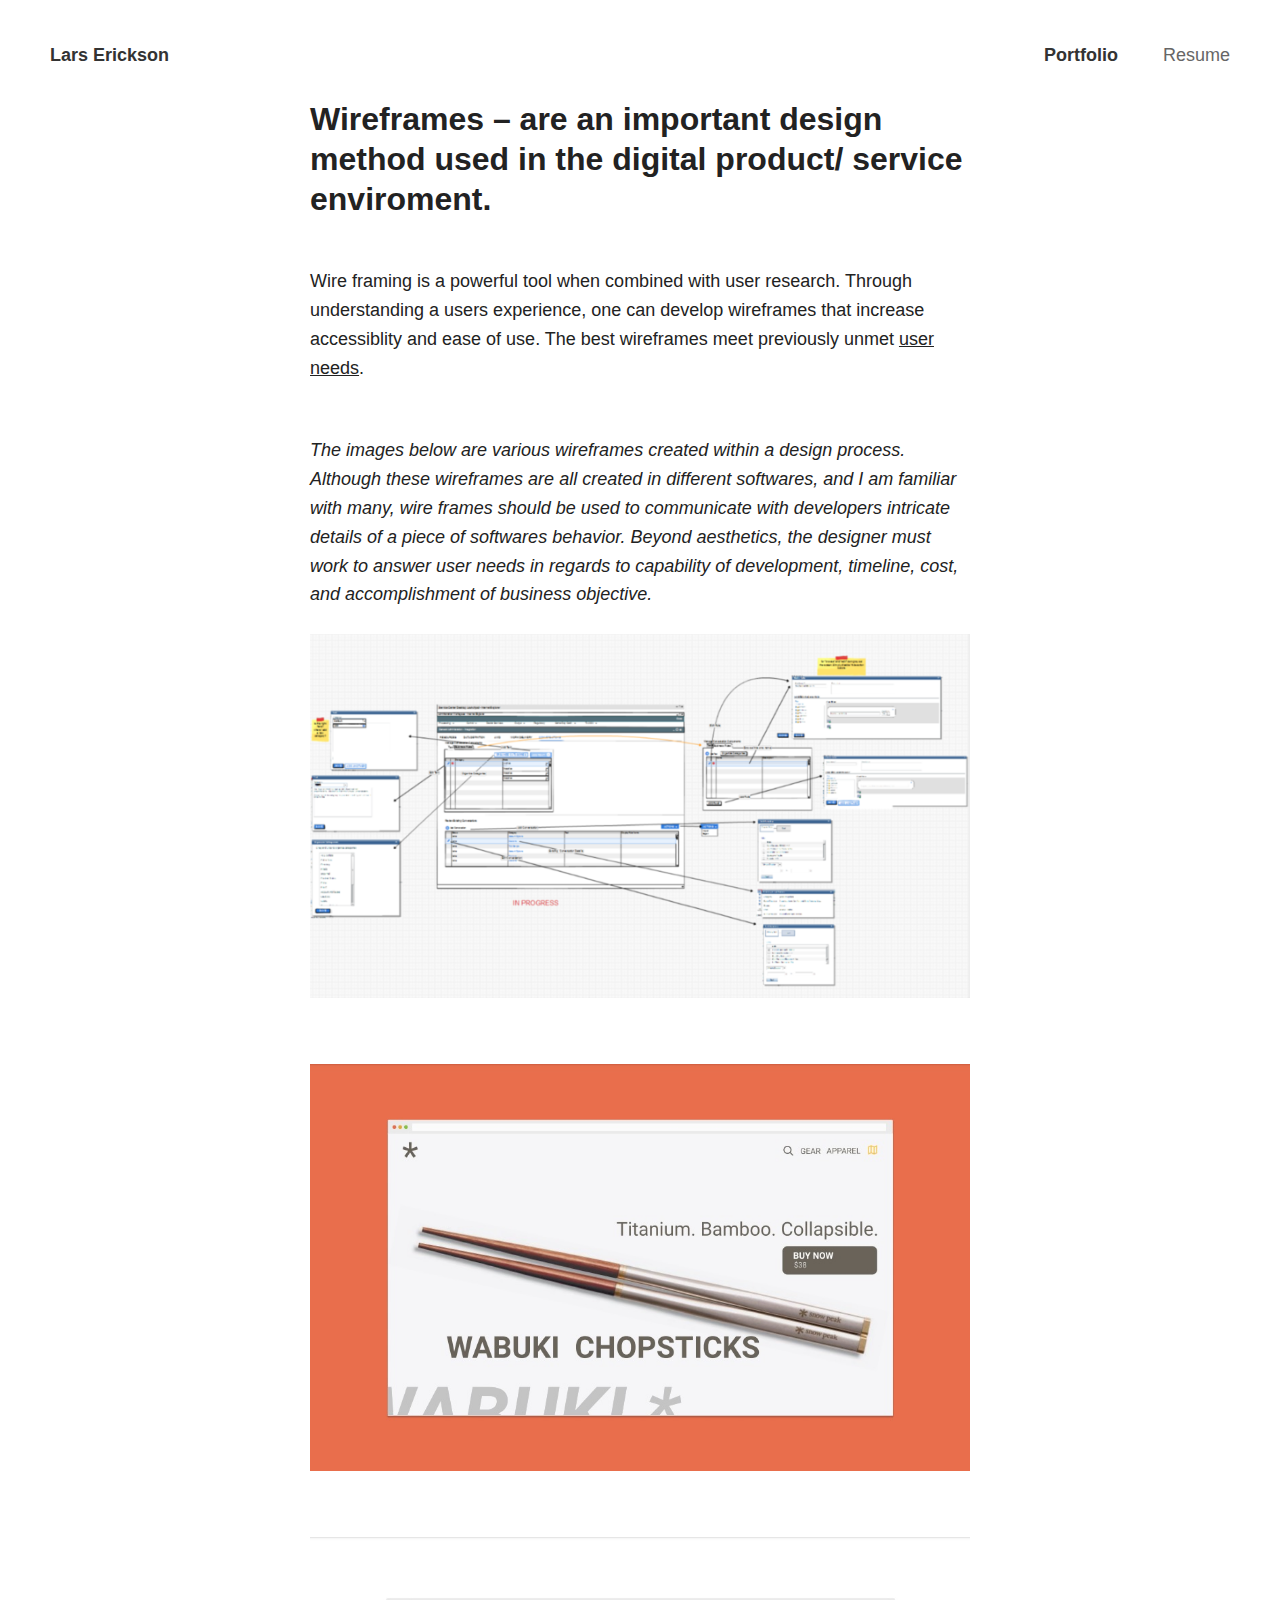
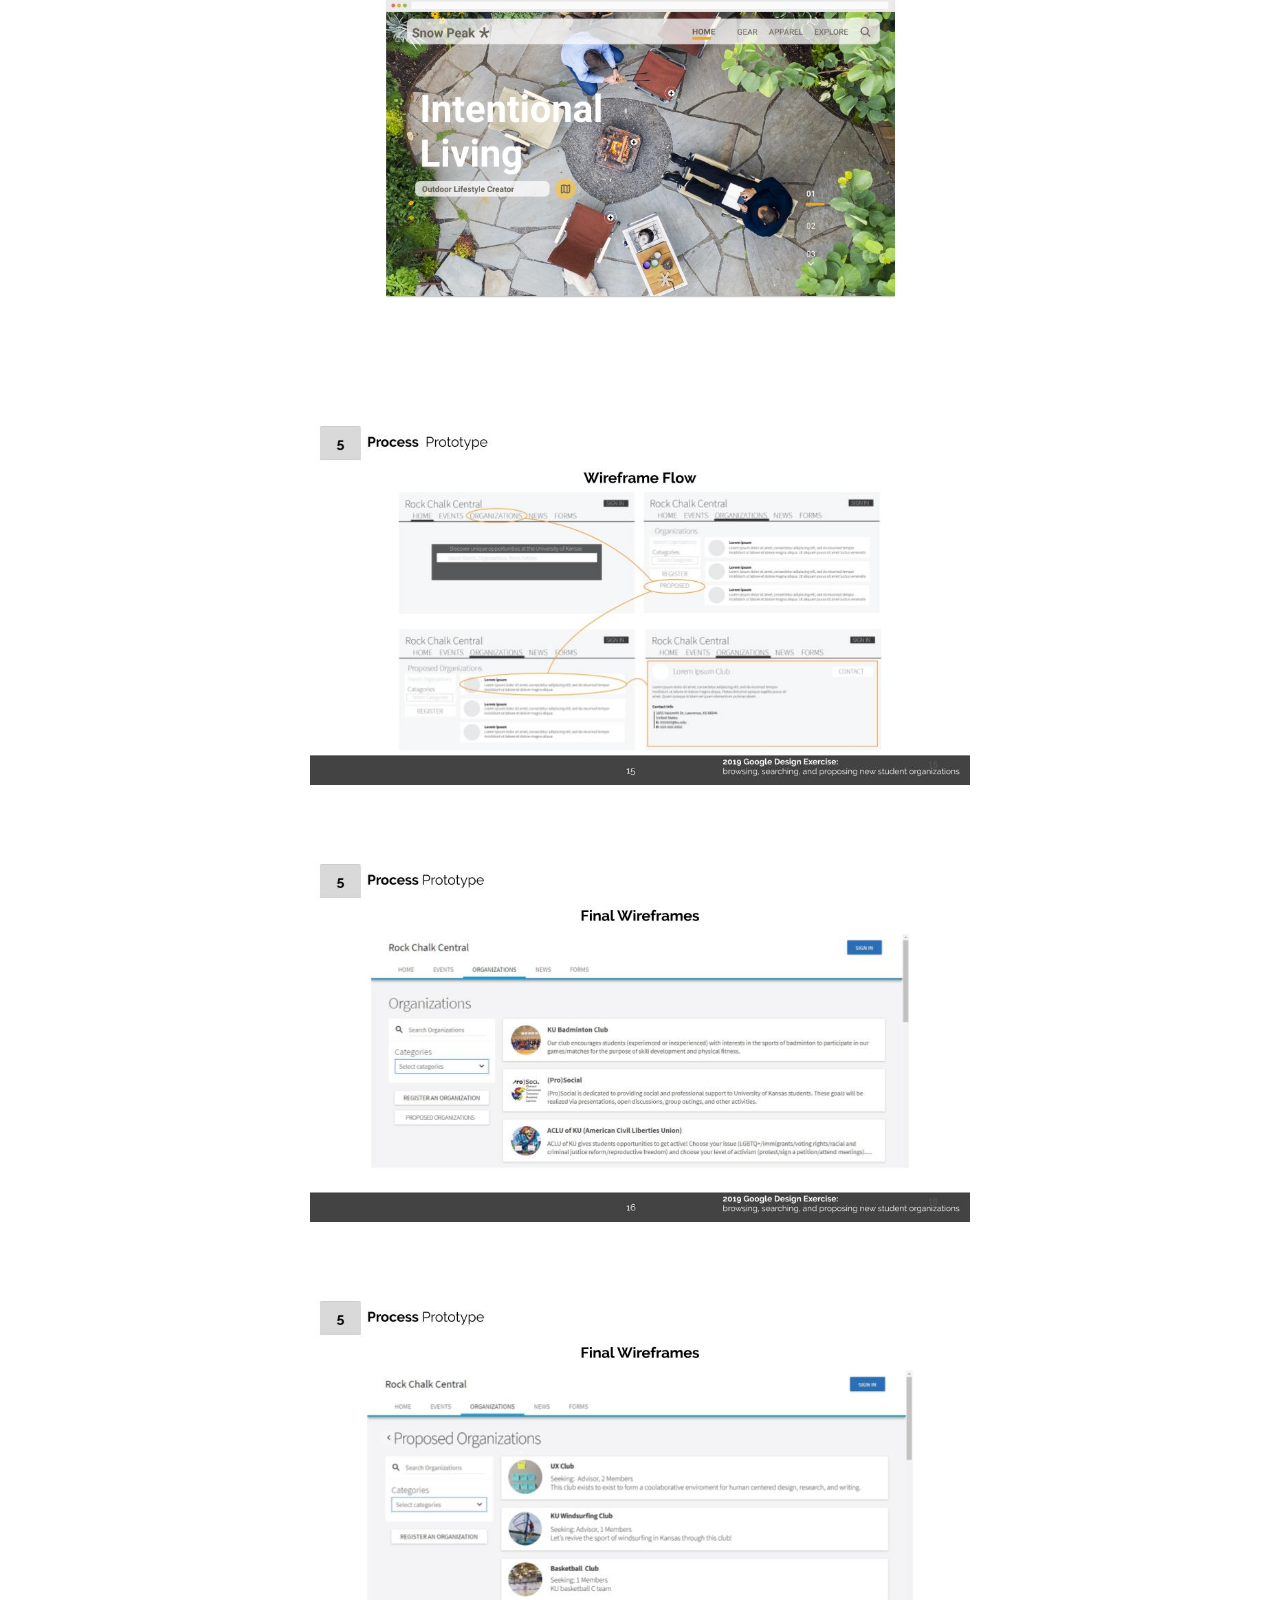
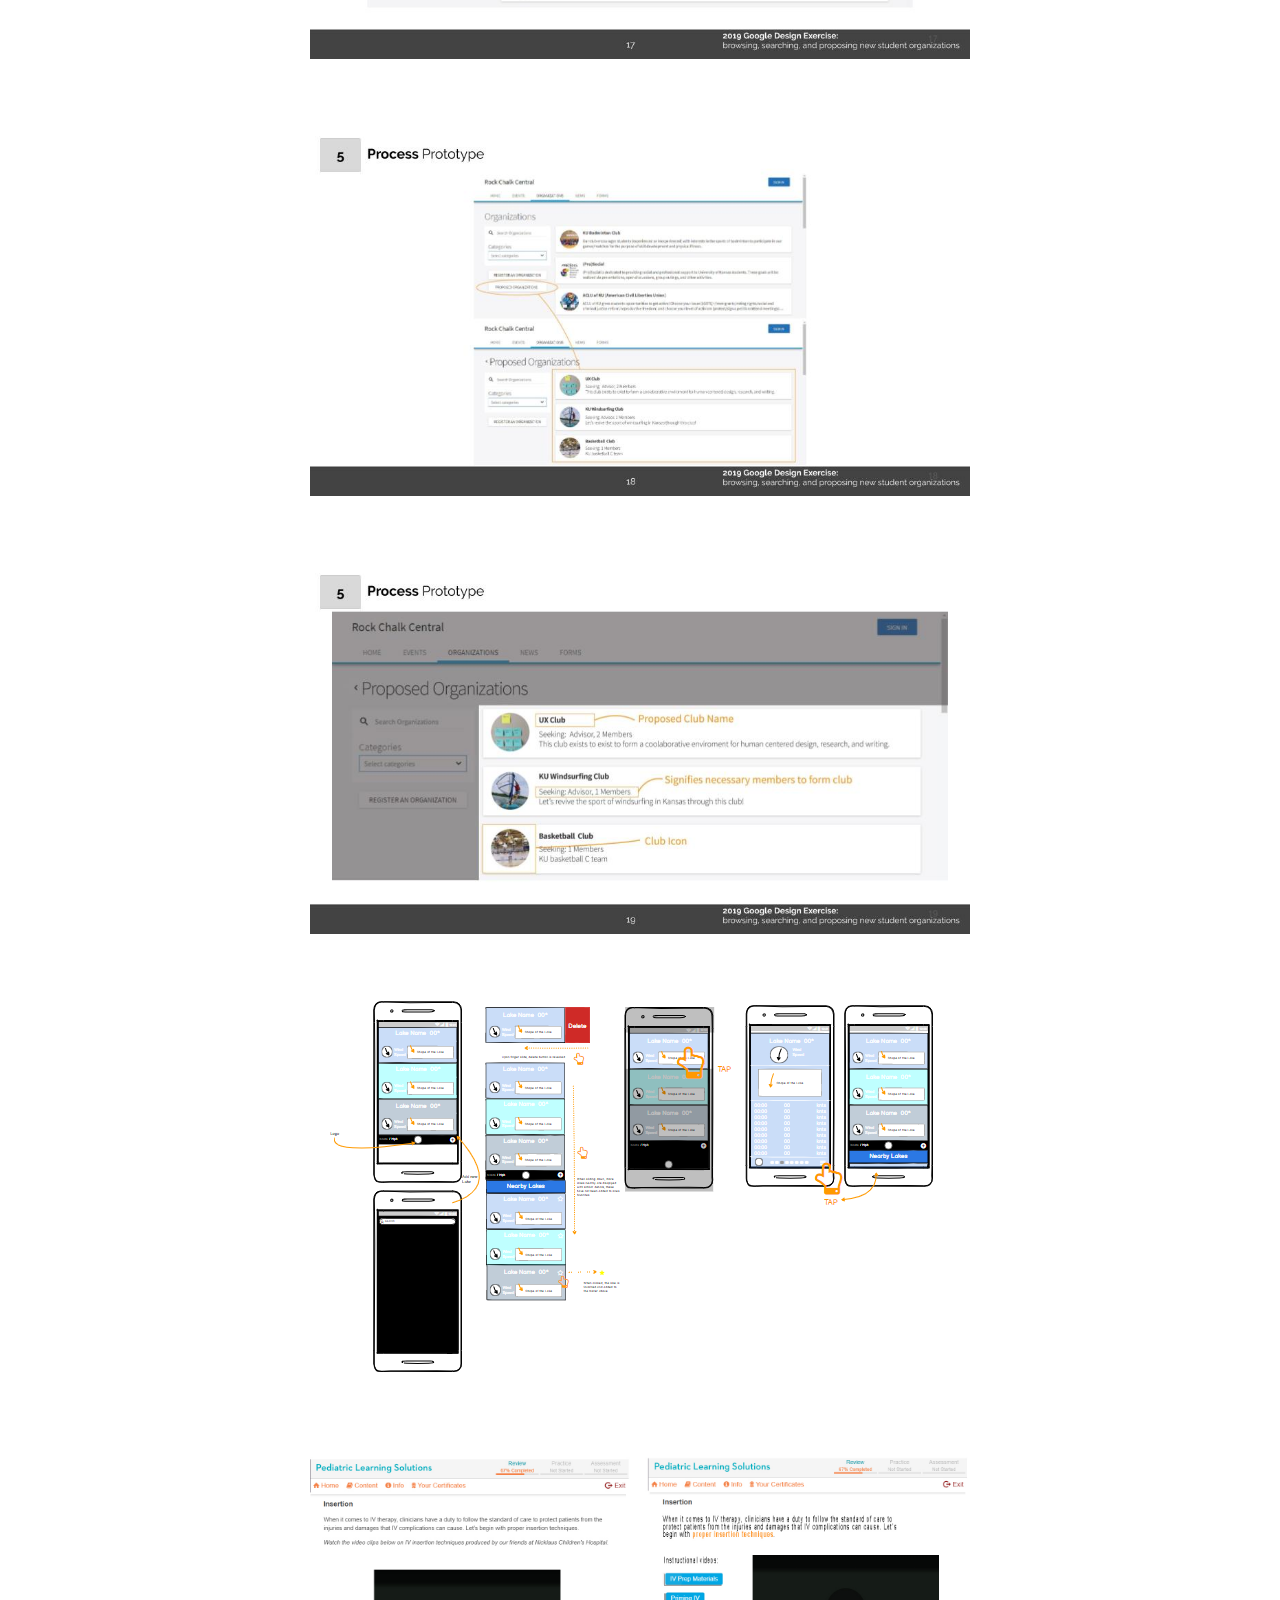
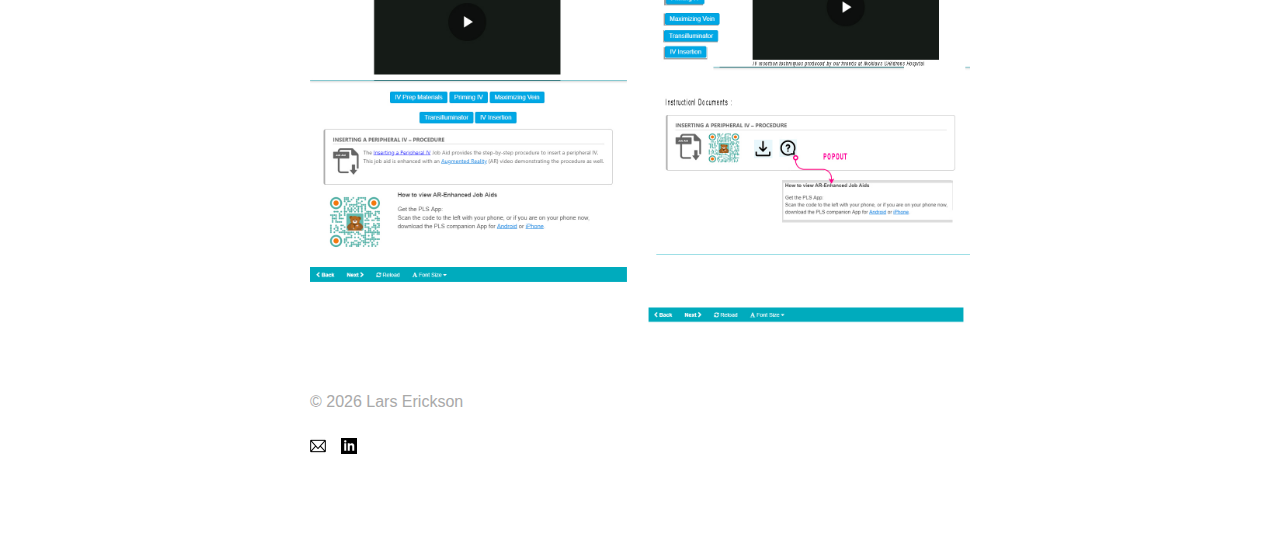
<file: Wireframes.html>
<!doctype html>
<html class="no-js" lang="en">
<head>
    <meta charset="utf-8">
    <meta http-equiv="x-ua-compatible" content="ie=edge">
    <title>Portfolio &ndash; Lars Erickson</title>
    <meta name="description" content="User Experience Designer from Lawrence, Kansas.">
    <meta name="viewport" content="width=device-width, initial-scale=1">
    <link href="CSS\font.css" rel="stylesheet" type="text/css">
    <link href="CSS\main.css" rel="stylesheet" type="text/css">
    <link href="CSS\normalize.css" rel="stylesheet" type="text/css">
    <link href="CSS\Skeleton.css" rel="stylesheet" type="text/css">
    <location.replace (www.lars.today)>
</head>
<body class="home">
        <nav class="navbar clearfix">
            <h1 class="logo"><a href="/">Lars Erickson</a></h1>
            <ul class="nav">
                <li><a href="index.html">Portfolio</a></li>
                <li><a href="about.html">Resume</a></li>
            </ul>
        </nav>
        <div class="container">
                <div class="row">
                    <div class="twelve columns">
                        <div>
                        <br>
                        <br>
                        <h2><b>Wireframes</b> &ndash; are an important design method used in the digital product/ service enviroment.</h2>
                        <br>
                        <p>Wire framing is a powerful tool when combined with user research. Through understanding a users experience, one can develop wireframes that increase accessiblity and ease of use. The best wireframes meet previously unmet <u>user needs</u>.</p><br>
                        <p><i>The images below are various wireframes created within a design process. Although these wireframes are all created in different softwares, and I am familiar with many, wire frames should be used to communicate with developers intricate details of a piece of softwares behavior. Beyond aesthetics, the designer must work to answer user needs in regards to capability of development, timeline, cost, and accomplishment of business objective.</i></p>
                    </div>
                            <div class="Portfolio img"
                                style="padding-bottom: 10%">
                                                    <img src="images\download.png" alt="Complex wireframe in Balsamiq">
                            </div>
                            <div class="Portfolio img"
                                style="padding-bottom: 10%">
                                                    <img src="images\snowpeak1.jpg" alt="Complex wireframe in Balsamiq">
                            </div>
                            <div class="Portfolio img"
                                style="padding-bottom: 10%">
                                                    <img src="images\snowpeak2.jpg" alt="wireframe">
                            </div>
                            <div class="Portfolio img"
                                style="padding-bottom: 10%">
                                                    <img src="images\Lars Erickson Design Application (1).jpg" alt="wireframe">
                            </div>
                            <div class="Portfolio img"
                                style="padding-bottom: 10%">
                                                    <img src="images\Lars Erickson Design Application (2).jpg" alt="wireframe">
                            </div>
                            <div class="Portfolio img"
                                style="padding-bottom: 10%">
                                                    <img src="images\Lars Erickson Design Application (3).jpg" alt="wireframe">
                            </div>
                            <div class="Portfolio img"
                                style="padding-bottom: 10%">
                                                    <img src="images\Lars Erickson Design Application (4).jpg" alt="wireframe">
                            </div>
                            <div class="Portfolio img"
                                style="padding-bottom: 10%">
                                                    <img src="images\Lars Erickson Design Application (5).jpg" alt="wireframe">
                            </div>
                            <div class="Portfolio img"
                                style="padding-bottom: 10%">
                                                    <img src="images\sailing app2.png" alt="wireframe">
                            </div>
                            <div class="Portfolio img"
                                style="padding-bottom: 10%">
                                                    <img src="images\Design 1.jpg" alt="wireframe">
                            </div>
                        </div>
                    </div>
                </div>
            </div>
        </div>         
    </div>
    </div>
    </div>
    </div>
    <footer class="footer">
    <div class="container container-l">
    <div class="row">
        <div class="twelve columns">
            <p>&copy; <script> document.write(new Date().getFullYear()); </script> Lars Erickson</p>
            <ul class="social-icons">
                <li><a href="mailto:lericksonm@gmail.com"><img src="images/51-512.png" alt="Email" width="16" height="16"></a></li>
                <li><a href="https://www.linkedin.com/in/larsericksondesign/" target="_blank"><img src="images/iconmonstr-linkedin-2.png" alt="LinkedIn" width="16" height="16"></a></li>
            </ul>
        </div>
    </div>
    </div>
    </footer>
    </div>
    </body>
    </html>
</file>
